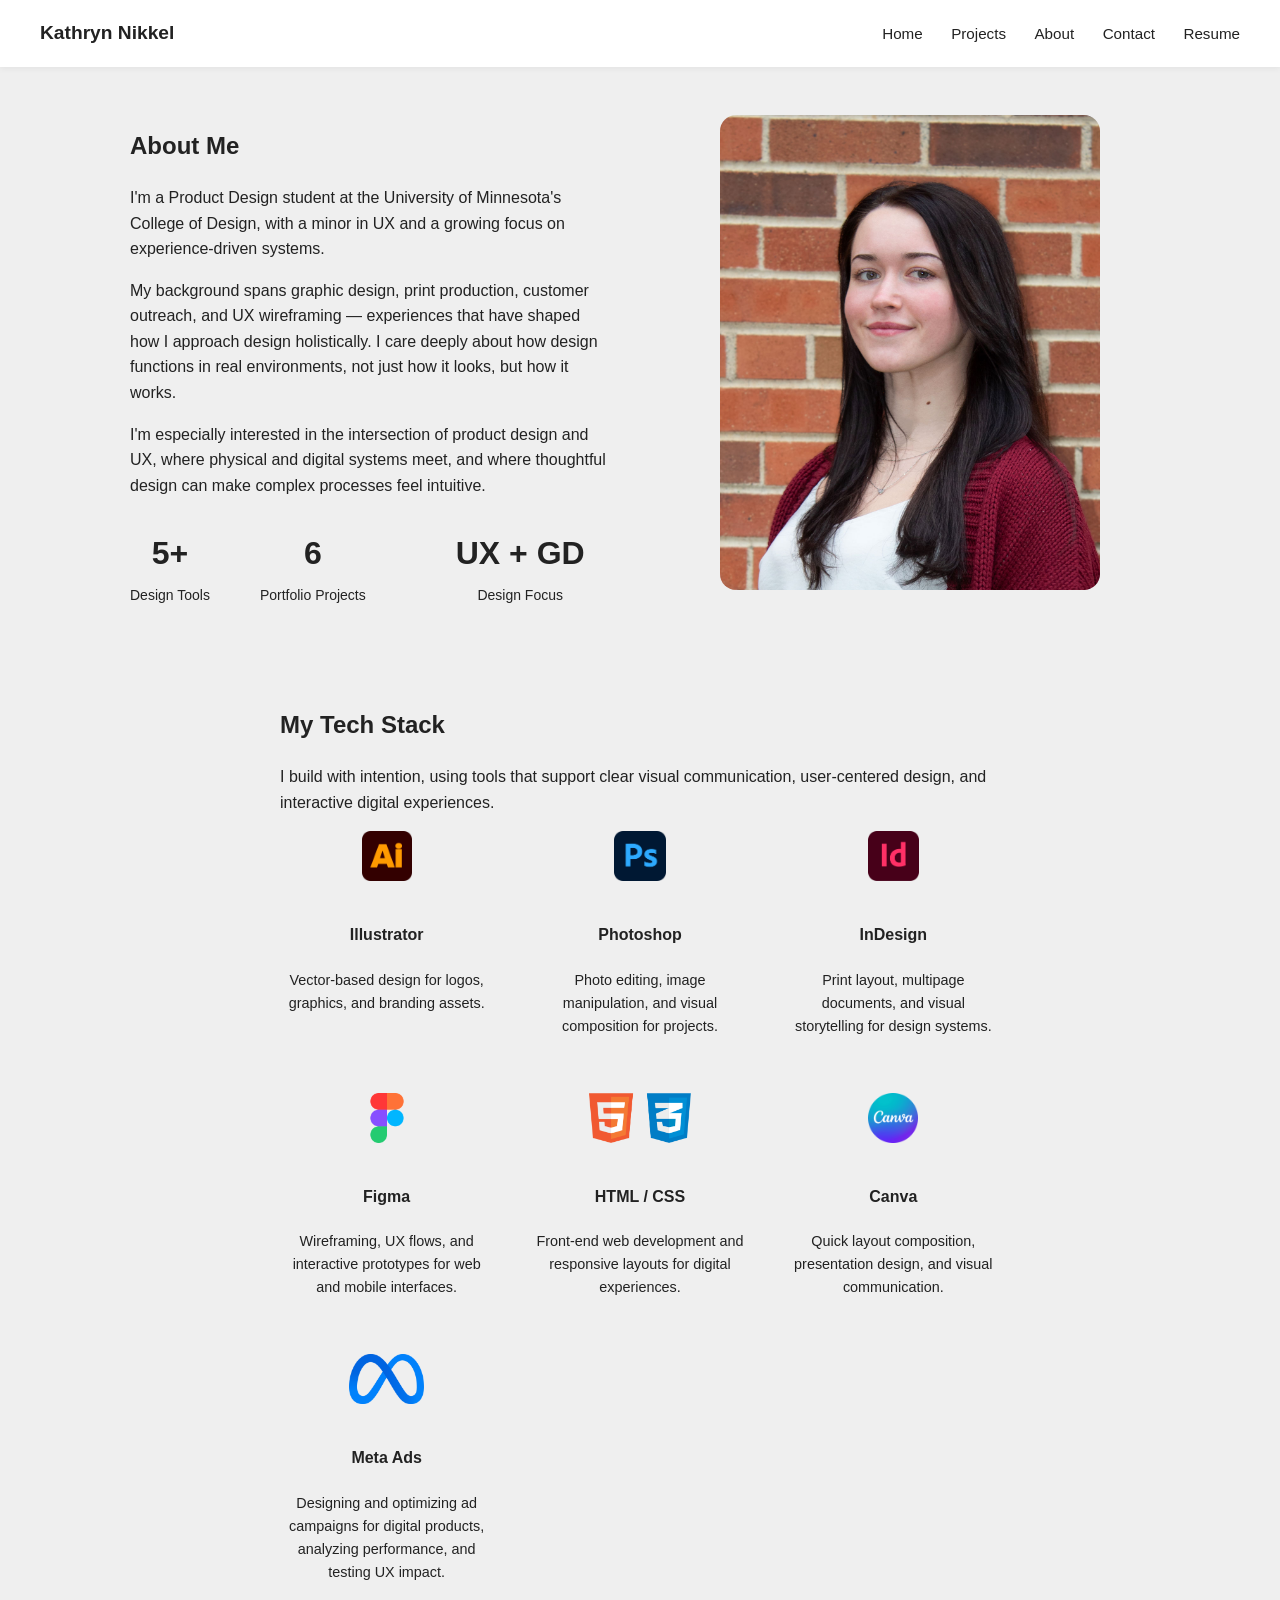
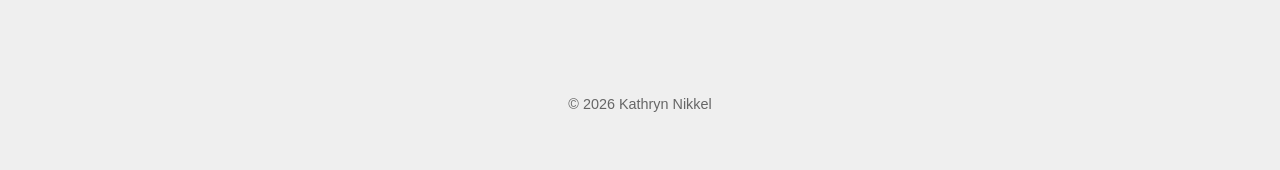
<file: about.html>
<!DOCTYPE html>
<html lang="en">
<head>
  <meta charset="UTF-8">
  <meta name="viewport" content="width=device-width, initial-scale=1.0">
  <title>About | Kathryn Nikkel</title>
  <link rel="stylesheet" href="style.css">
</head>
<body>

<header class="site-header">
  <a class="logo" href="index.html">Kathryn Nikkel</a>
  <nav>
    <a href="index.html">Home</a>
    <a href="projects.html">Projects</a>
    <a href="about.html">About</a>
    <a href="contact.html">Contact</a>
    <a href="resume.html">Resume</a>
  </nav>
</header>

<section class="text-section" style="display:flex; gap:60px; align-items:center; flex-wrap:wrap; max-width:1100px; margin:auto;">
  
  <div style="flex:1; min-width:300px;">
    <h1>About Me</h1>
    <p>
      I'm a Product Design student at the University of Minnesota's College of Design, with a minor in UX and a growing focus on experience-driven systems.
    </p>
    <p>
      My background spans graphic design, print production, customer outreach, and UX wireframing — experiences that have shaped how I approach design holistically. I care deeply about how design functions in real environments, not just how it looks, but how it works.
    </p>
    <p>
      I'm especially interested in the intersection of product design and UX, where physical and digital systems meet, and where thoughtful design can make complex processes feel intuitive.
    </p>
    
    <div style="display:flex; gap:50px; flex-wrap:wrap; margin-top:30px;">
      
      <div style="display:flex; flex-direction:column; align-items:center;">
        <h2 style="margin:0; font-size:32px; color:#222;">5+</h2>
        <p style="margin:4px 0 0; font-size:14px; color:#222;">Design Tools</p>
      </div>
      
      <div style="display:flex; flex-direction:column; align-items:center;">
        <h2 style="margin:0; font-size:32px; color:#222;">6</h2>
        <p style="margin:4px 0 0; font-size:14px; color:#222;">Portfolio Projects</p>
      </div>
      
      <div style="display:flex; flex-direction:column; align-items:center;">
        <h2 style="margin:0; margin-left:40px; font-size:32px; color:#222;">UX + GD</h2>
        <p style="margin:4px 0 0; margin-left:40px; font-size:14px; color:#222;">Design Focus</p>
      </div>

    </div>
    
  </div>
  
  <div style="flex:1; min-width:280px; text-align:center;">
    <img src="Portrait-12.jpg" alt="Kathryn Nikkel Portrait" style="width:100%; max-width:380px; border-radius:16px;">
  </div>
  
</section>

<section class="text-section">
  <h2>My Tech Stack</h2>
  <p>
    I build with intention, using tools that support clear visual communication, user-centered design, and interactive digital experiences.
  </p>

  <div class="tech-grid" style="display:grid; grid-template-columns:repeat(auto-fit, minmax(200px, 1fr)); gap:40px; justify-items:center;">

    <div class="tech-item" style="text-align:center;">
      <img src="images/Adobe_Illustrator_CC_icon.svg.png" alt="Adobe Illustrator Logo" style="height:50px; width:auto; margin-bottom:12px;">
      <h4>Illustrator</h4>
      <p style="font-size:0.9rem;">Vector-based design for logos, graphics, and branding assets.</p>
    </div>

    <div class="tech-item" style="text-align:center;">
      <img src="images/Adobe_Photoshop_CC_icon.svg.png" alt="Adobe Photoshop Suite Logo" style="height:50px; width:auto; margin-bottom:12px;">
      <h4>Photoshop</h4>
      <p style="font-size:0.9rem;">Photo editing, image manipulation, and visual composition for projects.</p>
    </div>

    <div class="tech-item" style="text-align:center;">
      <img src="images/Adobe_InDesign_CC_icon.svg.png" alt="Adobe InDesign Suite Logo" style="height:50px; width:auto; margin-bottom:12px;">
      <h4>InDesign</h4>
      <p style="font-size:0.9rem;">Print layout, multipage documents, and visual storytelling for design systems.</p>
    </div>

    <div class="tech-item" style="text-align:center;">
      <img src="images/figma-color.png" alt="Figma Logo" style="height:50px; width:auto; margin-bottom:12px;">
      <h4>Figma</h4>
      <p style="font-size:0.9rem;">Wireframing, UX flows, and interactive prototypes for web and mobile interfaces.</p>
    </div>

    <div class="tech-item" style="text-align:center;">
      <img src="images/html5-logo-devextreme-multi-purpose-controls-html-javascript-3.png" alt="HTML / CSS Logo" style="height:50px; width:auto; margin-bottom:12px;">
      <h4>HTML / CSS</h4>
      <p style="font-size:0.9rem;">Front-end web development and responsive layouts for digital experiences.</p>
    </div>

    <div class="tech-item" style="text-align:center;">
      <img src="images/Canva-logo-PNG-large-size.png" alt="Canva Logo" style="height:50px; width:auto; margin-bottom:12px;">
      <h4>Canva</h4>
      <p style="font-size:0.9rem;">Quick layout composition, presentation design, and visual communication.</p>
    </div>

    <div class="tech-item" style="text-align:center;">
      <img src="images/meta_PNG5.png" alt="Meta Ads" style="height:50px; width:auto; margin-bottom:12px;">
      <h4>Meta Ads</h4>
      <p style="font-size:0.9rem;">Designing and optimizing ad campaigns for digital products, analyzing performance, and testing UX impact.</p>
    </div>

  </div>
</section>

<footer>
  <p>© 2026 Kathryn Nikkel</p>
</footer>

</body>
</html>
</file>
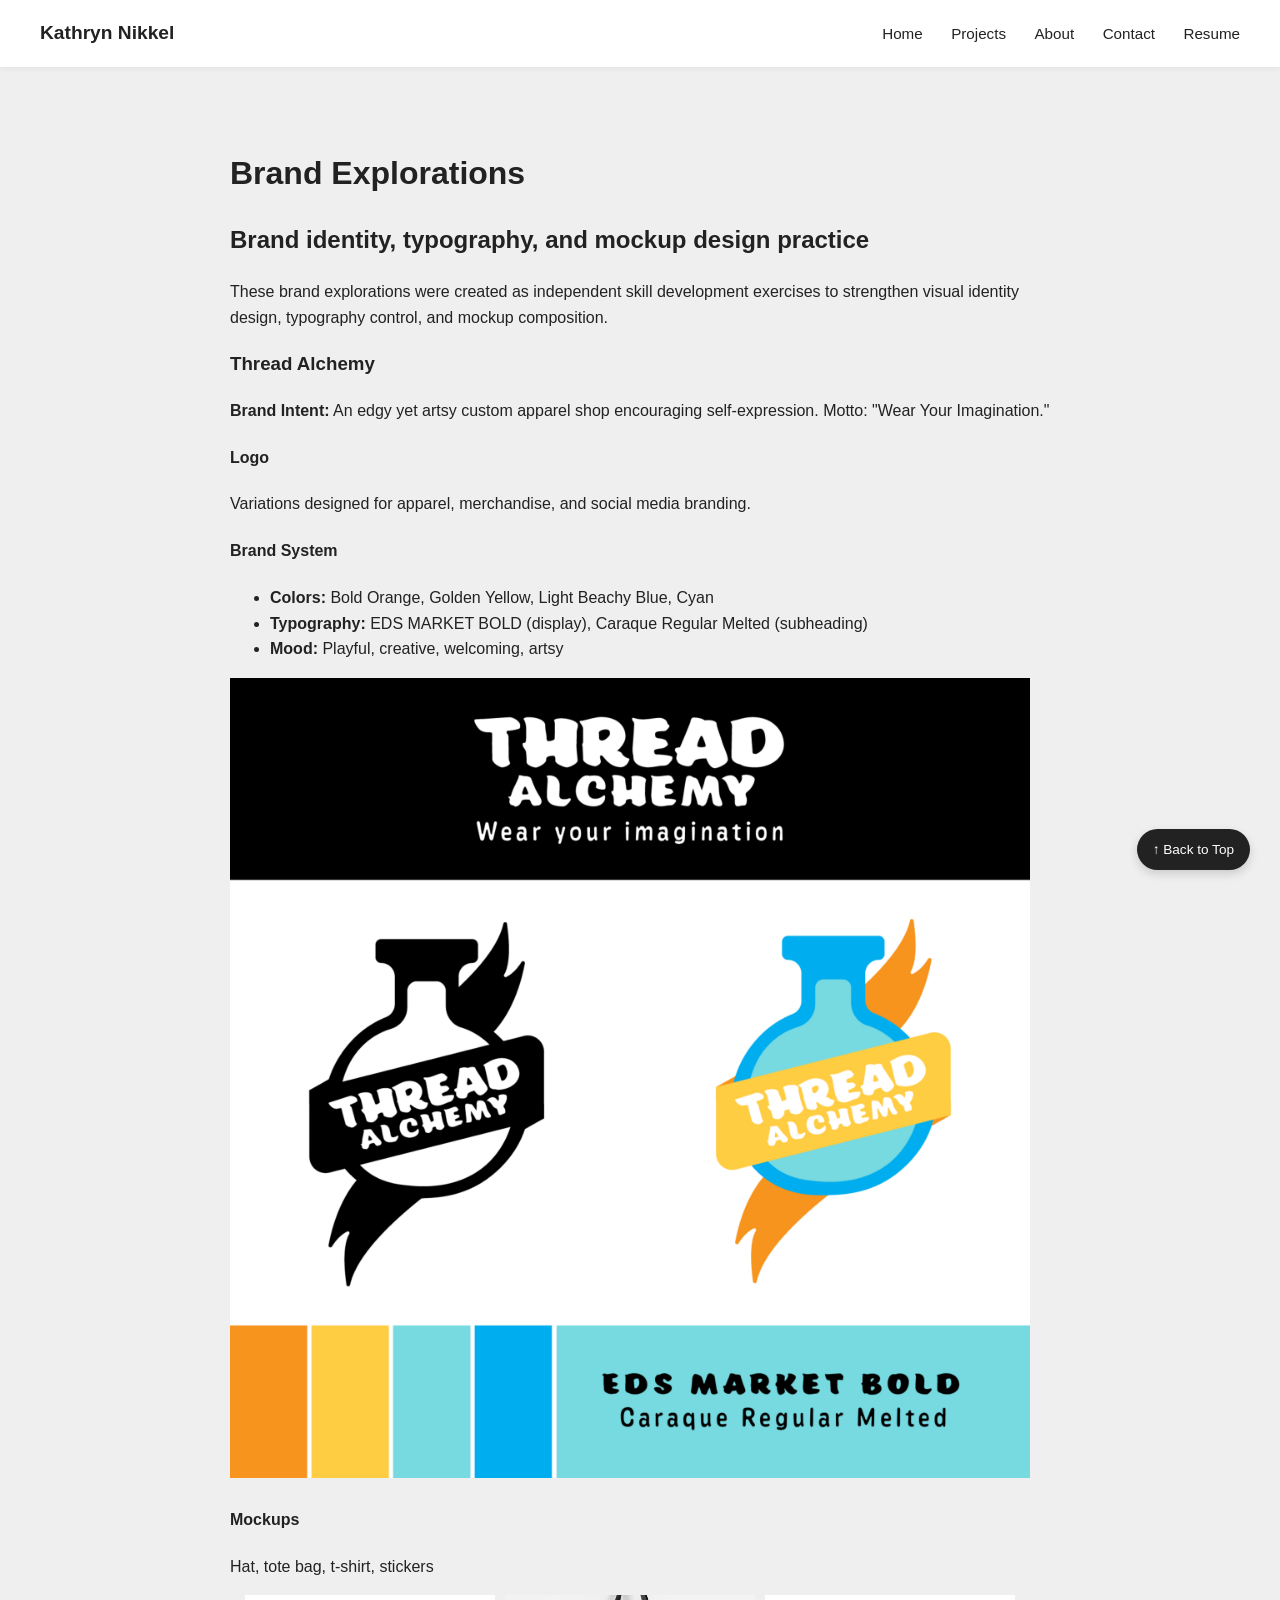
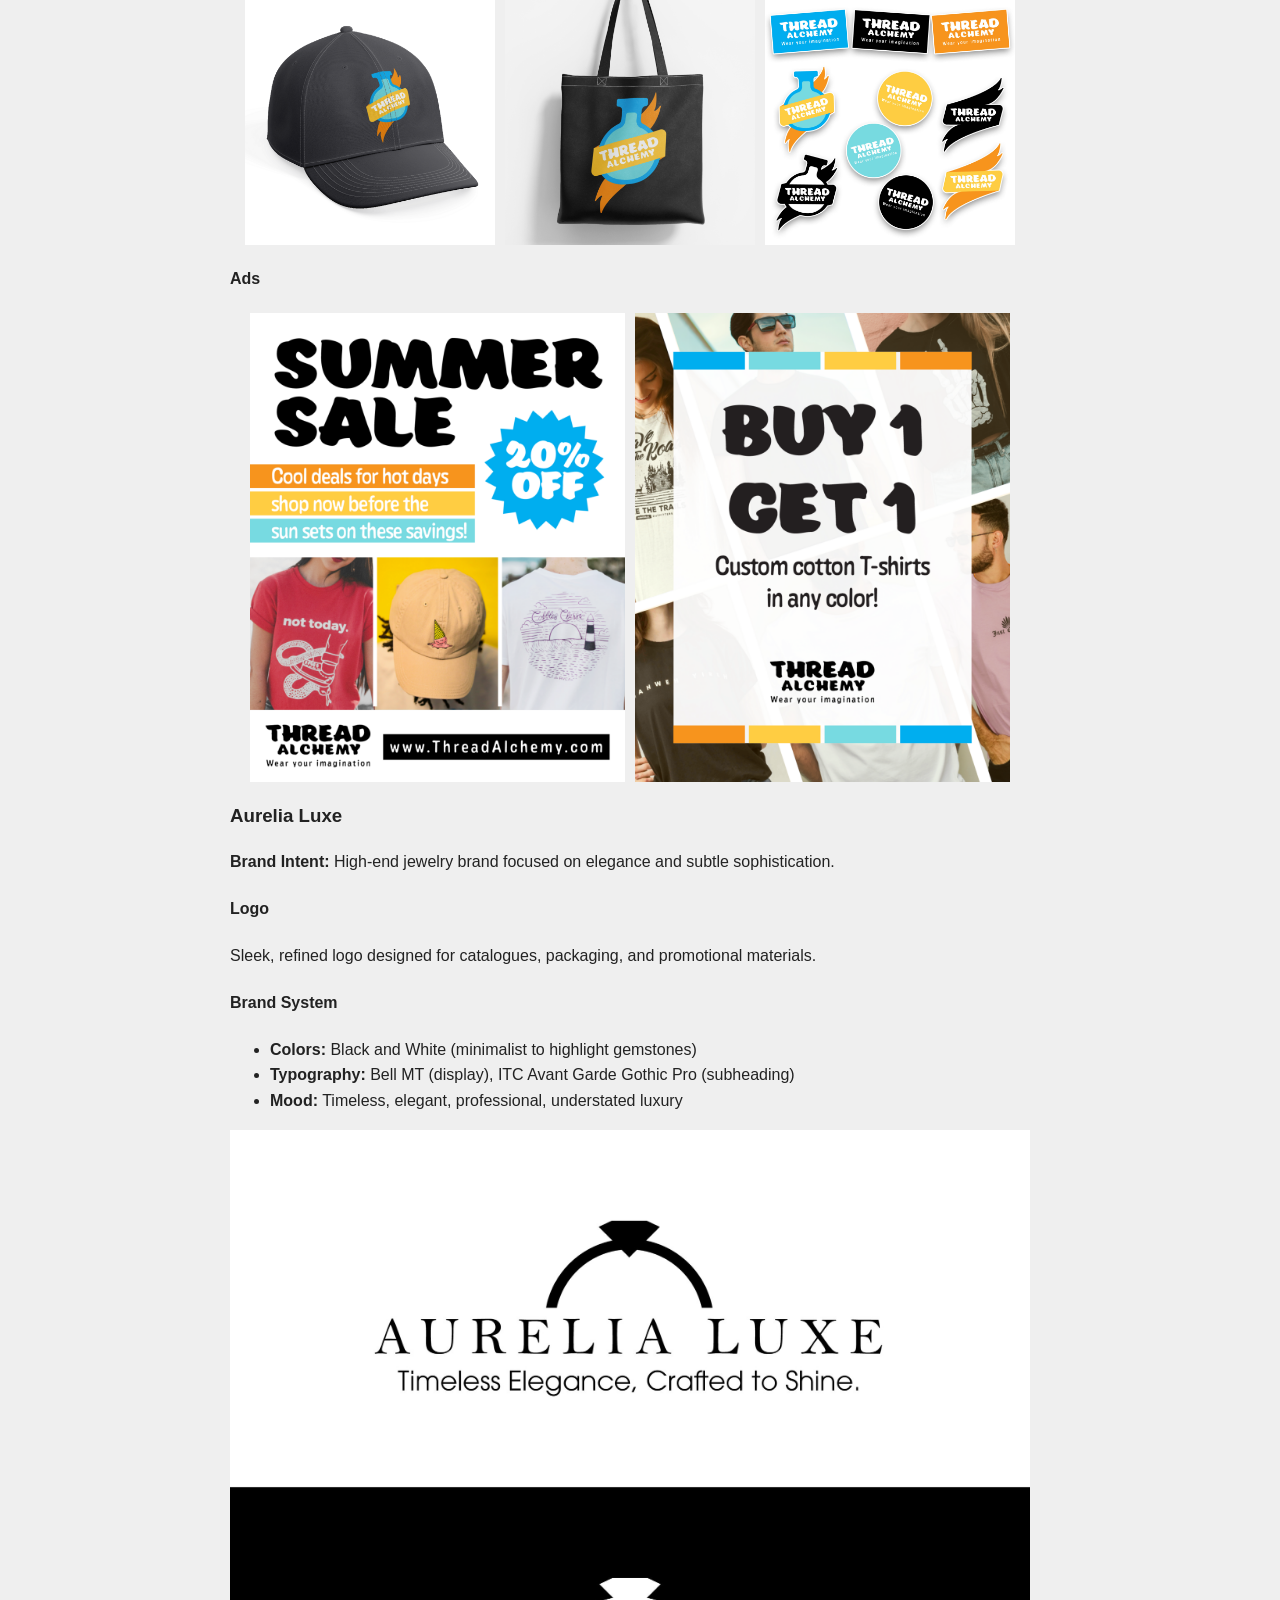
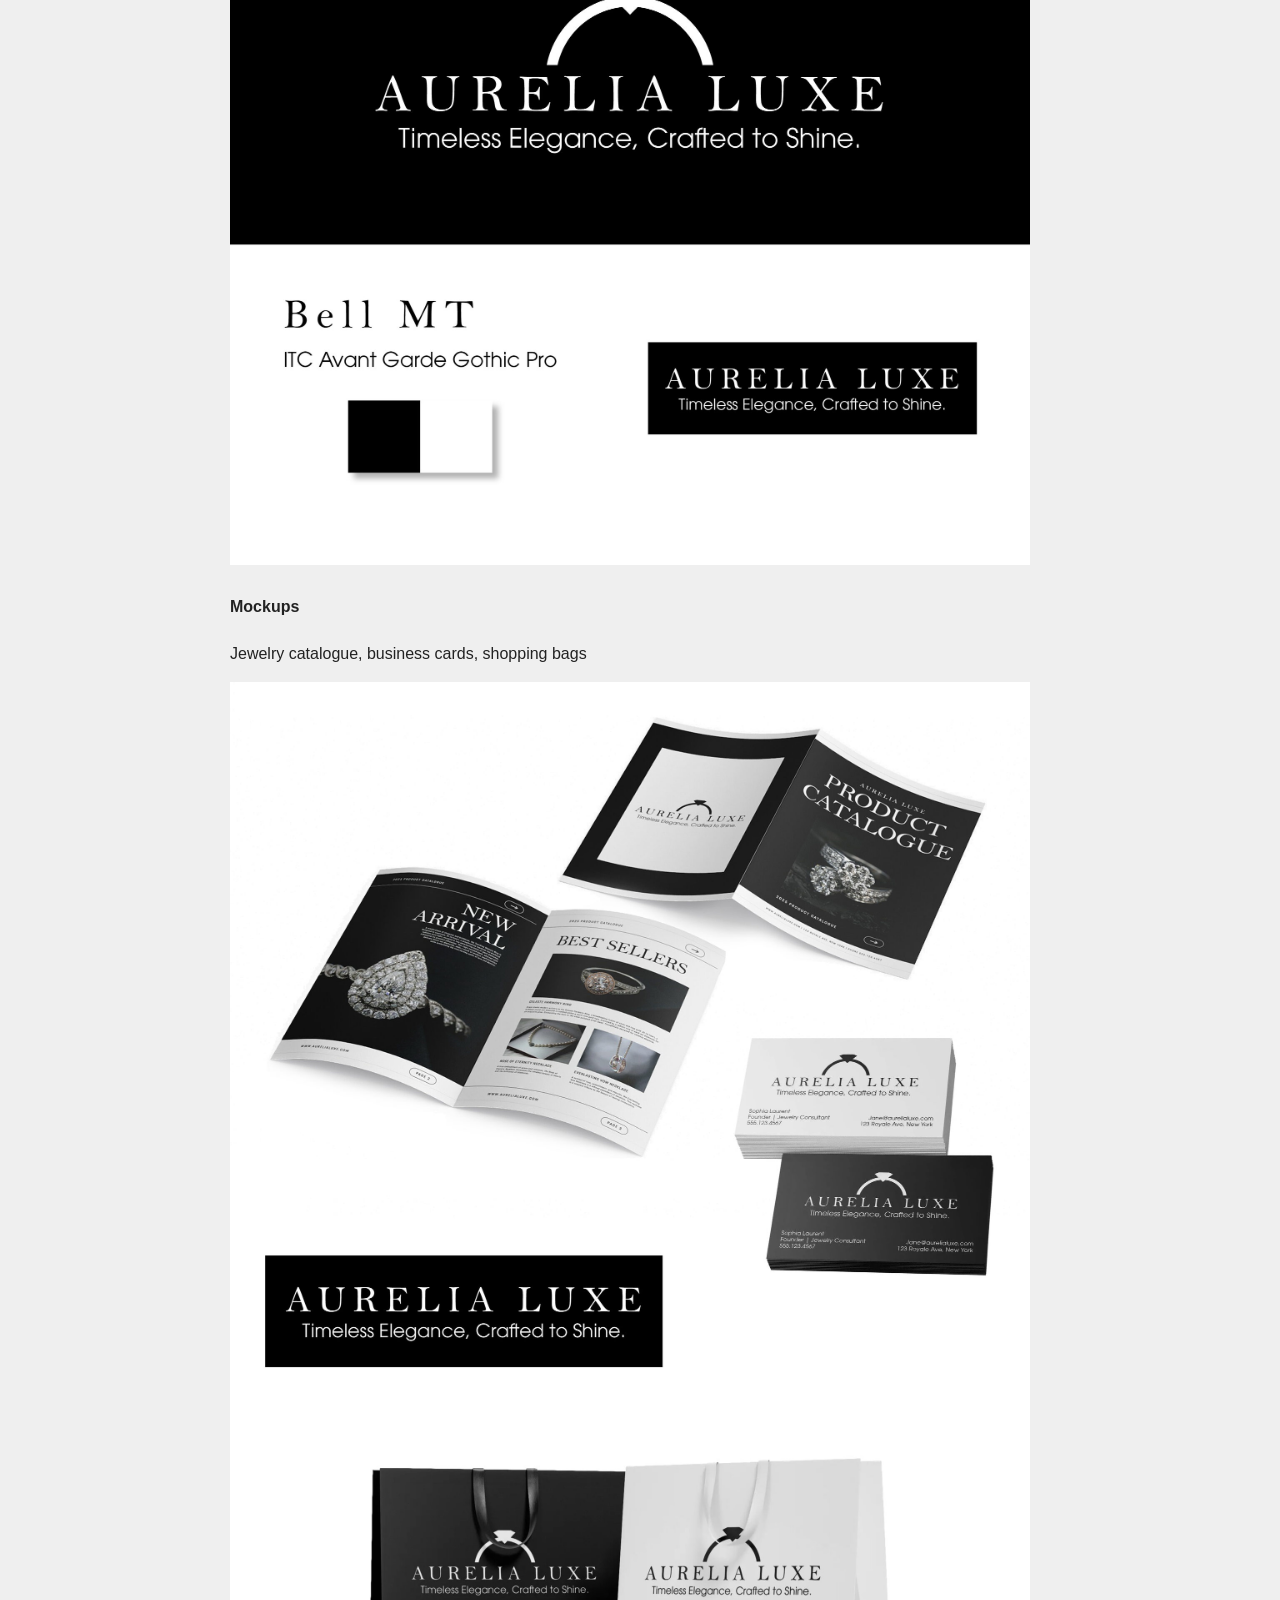
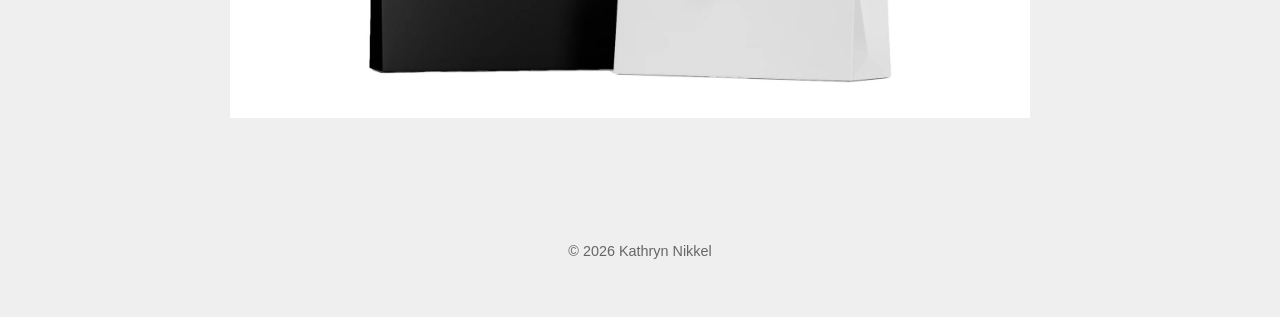
<file: brands.html>
<!DOCTYPE html>
<html lang="en">
<head>
    <meta charset="UTF-8">
    <meta name="viewport" content="width=device-width, initial-scale=1.0">
    <title>Brands</title>
    <link rel="stylesheet" href="style.css">
</head>
<body id="top">
    <header class="site-header">
        <a href="index.html" class="logo">Kathryn Nikkel</a>
        <nav>
            <a href="index.html">Home</a>
            <a href="projects.html">Projects</a>
            <a href="about.html">About</a>
            <a href="contact.html">Contact</a>
            <a href="resume.html">Resume</a>
        </nav>
    </header>

    <main class="project-page">
        <h1>Brand Explorations</h1>
        <h2>Brand identity, typography, and mockup design practice</h2>
        <p>These brand explorations were created as independent skill development exercises to strengthen visual identity design, typography control, and mockup composition.</p>
        
        <section>
            <h3>Thread Alchemy</h3>
            <p><strong>Brand Intent:</strong> An edgy yet artsy custom apparel shop encouraging self-expression. Motto: "Wear Your Imagination."</p>

            <h4>Logo</h4>
            <p>Variations designed for apparel, merchandise, and social media branding.</p>

            <h4>Brand System</h4>
            <ul>
                <li><strong>Colors:</strong> Bold Orange, Golden Yellow, Light Beachy Blue, Cyan</li>
                <li><strong>Typography:</strong> EDS MARKET BOLD (display), Caraque Regular Melted (subheading)</li>
                <li><strong>Mood:</strong> Playful, creative, welcoming, artsy</li>
            </ul>

            <img src="images/brand-explorations/thread-brand-summary-2.png" class="solo-image">

            <h4>Mockups</h4>
            <p>Hat, tote bag, t-shirt, stickers</p>
            <section class="ff-grid">
                <img src="images/brand-explorations/thread-cap-mockup.png">
                <img src="images/brand-explorations/thread-tote-bag-mockup.png">
                <img src="images/brand-explorations/thread-stickers-shadow-jpeg.jpg">
            </section>

            <h4>Ads</h4>
            <section class="fg-grid">
                <img src="images/brand-explorations/thread-insta-ad-1.png">
                <img src="images/brand-explorations/thread-insta-ad-2.png">
            </section>
        </section>

        <section>
            <h3>Aurelia Luxe</h3>
            <p><strong>Brand Intent:</strong> High-end jewelry brand focused on elegance and subtle sophistication.</p>

            <h4>Logo</h4>
            <p>Sleek, refined logo designed for catalogues, packaging, and promotional materials.</p>

            <h4>Brand System</h4>
            <ul>
                <li><strong>Colors:</strong> Black and White (minimalist to highlight gemstones)</li>
                <li><strong>Typography:</strong> Bell MT (display), ITC Avant Garde Gothic Pro (subheading)</li>
                <li><strong>Mood:</strong> Timeless, elegant, professional, understated luxury</li>
            </ul>

            <img src="images/brand-explorations/aurelia-brand-summary-1.jpg" class="solo-image">

            <h4>Mockups</h4>
            <p>Jewelry catalogue, business cards, shopping bags</p>
            <img src="images/brand-explorations/aurelia-brand-summary-2.jpg" class="solo-image">
        </section>
    </main>

    <a href="#top" class="back-to-top">↑ Back to Top</a>

    <footer>
        <p>© 2026 Kathryn Nikkel</p>
    </footer>
</body>

</html>
</file>
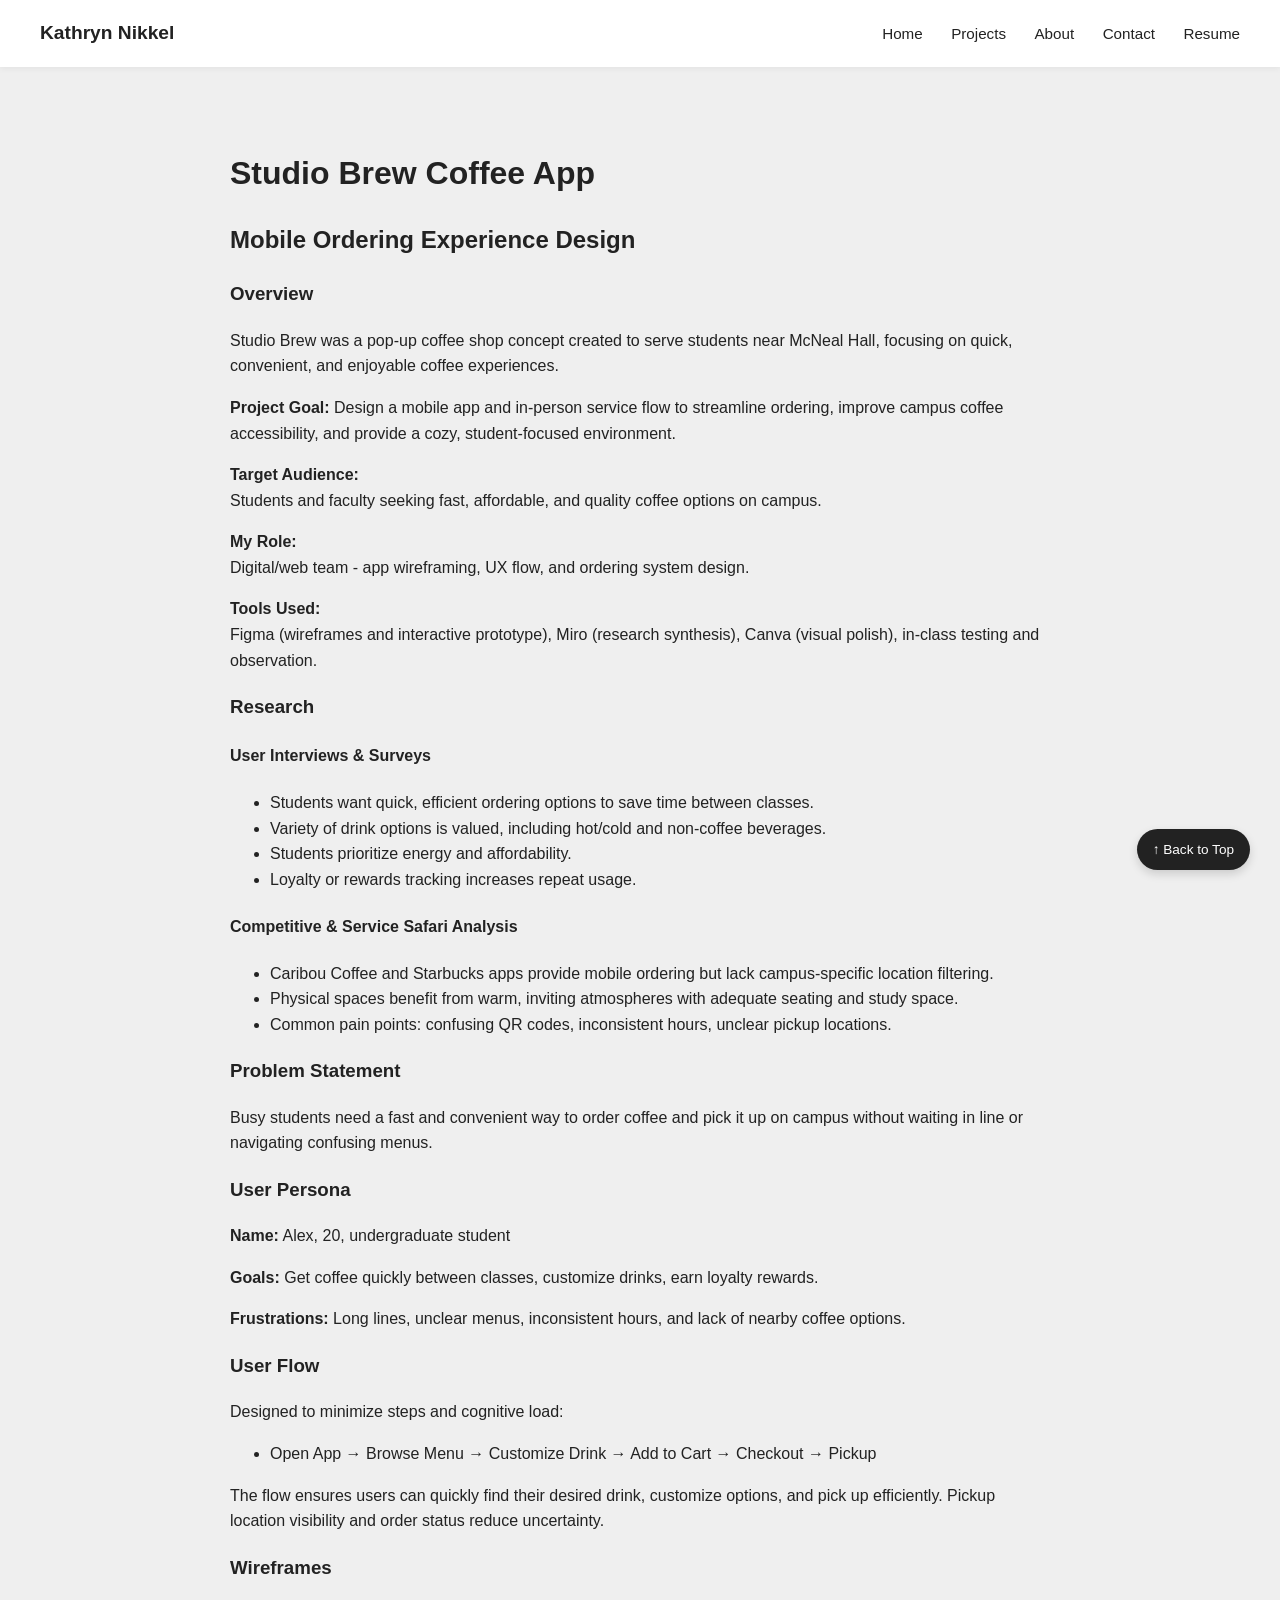
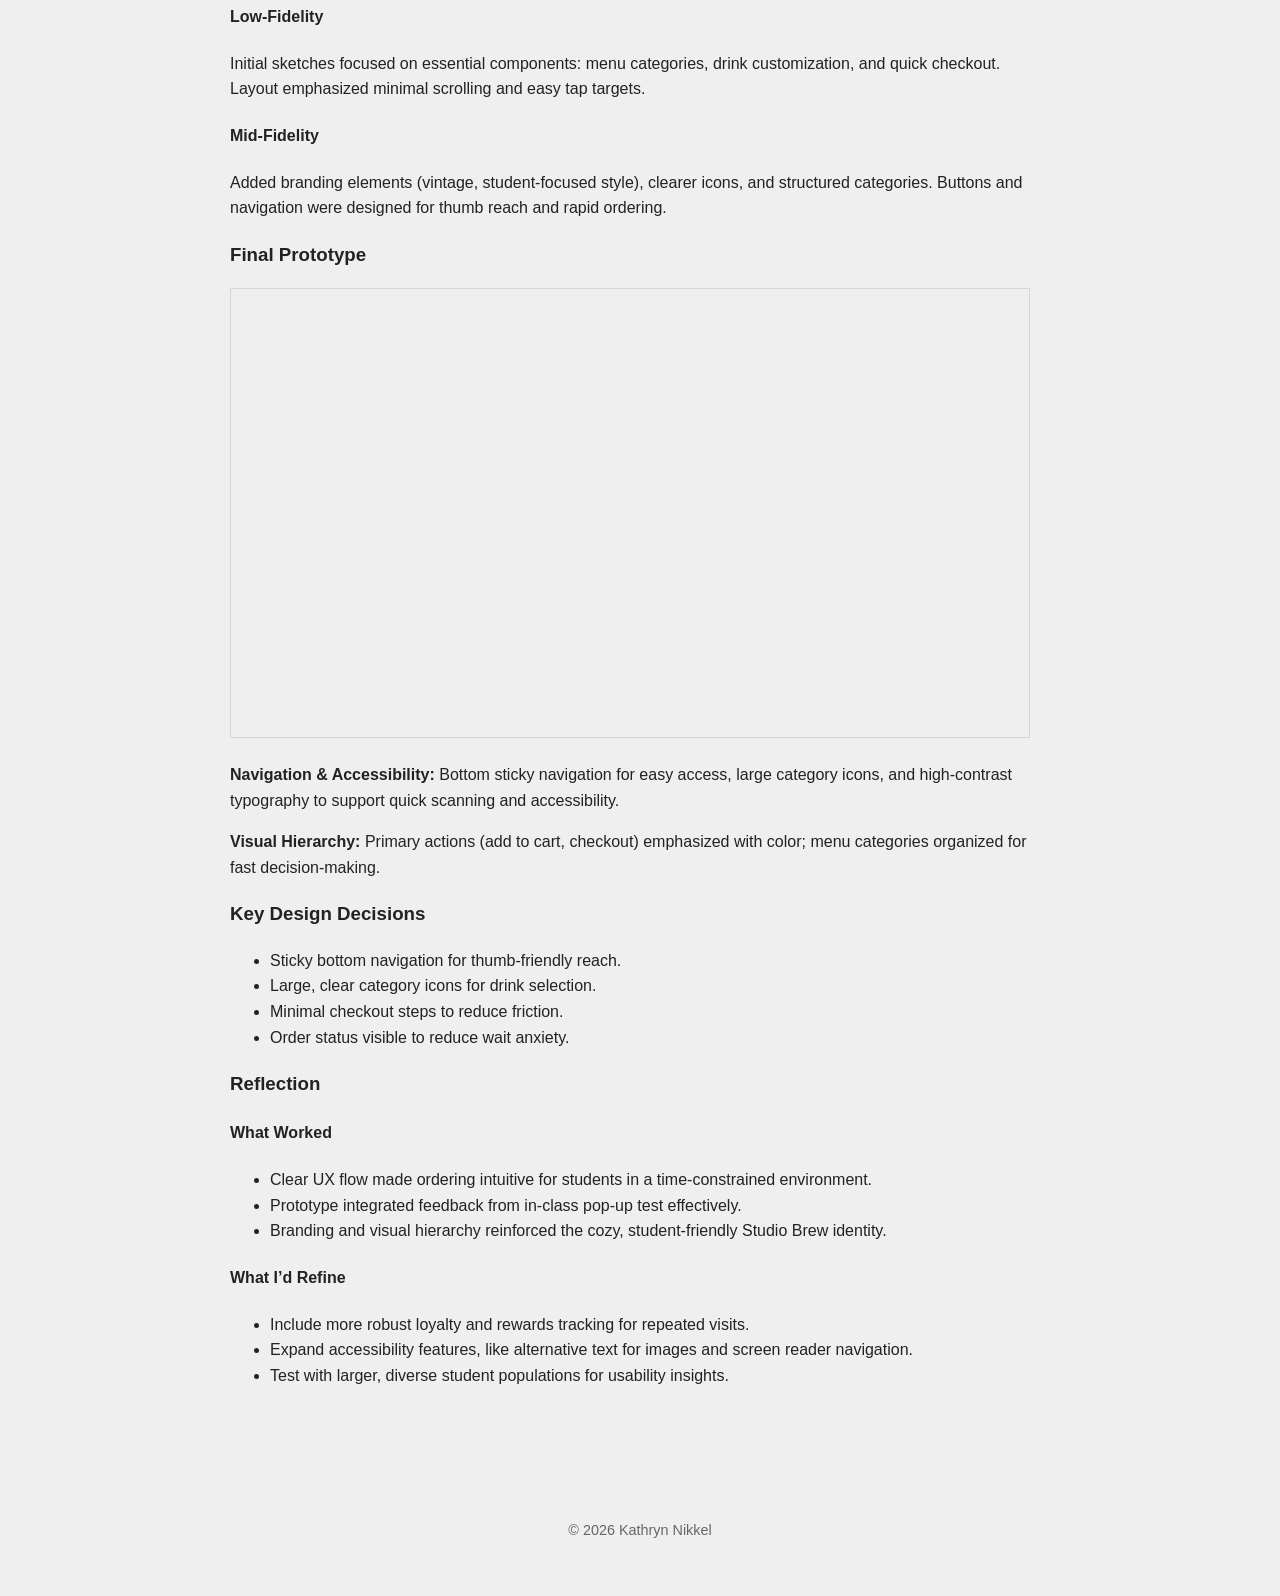
<file: coffee-shop.html>
<!DOCTYPE html>
<html lang="en">
<head>
    <meta charset="UTF-8">
    <meta name="viewport" content="width=device-width, initial-scale=1.0">
    <title>Coffee Shop</title>
    <link rel="stylesheet" href="style.css">
</head>
<body id="top">
    <header class="site-header">
        <a href="index.html" class="logo">Kathryn Nikkel</a>
        <nav>
            <a href="index.html">Home</a>
            <a href="projects.html">Projects</a>
            <a href="about.html">About</a>
            <a href="contact.html">Contact</a>
            <a href="resume.html">Resume</a>
        </nav>
    </header>

    <main class="project-page">
        <h1>Studio Brew Coffee App</h1>
        <h2>Mobile Ordering Experience Design</h2>

        <section>
            <h3>Overview</h3>
            <p>
                Studio Brew was a pop-up coffee shop concept created to serve students near McNeal Hall, focusing on quick, convenient, and enjoyable coffee experiences. 
            </p>
            <p><strong>Project Goal:</strong> Design a mobile app and in-person service flow to streamline ordering, improve campus coffee accessibility, and provide a cozy, student-focused environment.</p>
            <p><strong>Target Audience:</strong><br>
            Students and faculty seeking fast, affordable, and quality coffee options on campus.</p>
            <p><strong>My Role:</strong><br>
            Digital/web team - app wireframing, UX flow, and ordering system design.</p>
            <p><strong>Tools Used:</strong><br>
            Figma (wireframes and interactive prototype), Miro (research synthesis), Canva (visual polish), in-class testing and observation.</p>
        </section>

        <section>
            <h3>Research</h3>
            <h4>User Interviews & Surveys</h4>
            <ul>
                <li>Students want quick, efficient ordering options to save time between classes.</li>
                <li>Variety of drink options is valued, including hot/cold and non-coffee beverages.</li>
                <li>Students prioritize energy and affordability.</li>
                <li>Loyalty or rewards tracking increases repeat usage.</li>
            </ul>

            <h4>Competitive & Service Safari Analysis</h4>
            <ul>
                <li>Caribou Coffee and Starbucks apps provide mobile ordering but lack campus-specific location filtering.</li>
                <li>Physical spaces benefit from warm, inviting atmospheres with adequate seating and study space.</li>
                <li>Common pain points: confusing QR codes, inconsistent hours, unclear pickup locations.</li>
            </ul>
        </section>

        <section>
            <h3>Problem Statement</h3>
            <p>
                Busy students need a fast and convenient way to order coffee and pick it up on campus without waiting in line or navigating confusing menus.
            </p>
        </section>

        <section>
            <h3>User Persona</h3>
            <p><strong>Name:</strong> Alex, 20, undergraduate student</p>
            <p><strong>Goals:</strong> Get coffee quickly between classes, customize drinks, earn loyalty rewards.</p>
            <p><strong>Frustrations:</strong> Long lines, unclear menus, inconsistent hours, and lack of nearby coffee options.</p>
        </section>

        <section>
            <h3>User Flow</h3>
            <p>Designed to minimize steps and cognitive load:</p>
            <ul>
                <li>Open App → Browse Menu → Customize Drink → Add to Cart → Checkout → Pickup</li>
            </ul>
            <p>
                The flow ensures users can quickly find their desired drink, customize options, and pick up efficiently. Pickup location visibility and order status reduce uncertainty.
            </p>
        </section>

        <section>
            <h3>Wireframes</h3>
            <h4>Low-Fidelity</h4>
            <p>
                Initial sketches focused on essential components: menu categories, drink customization, and quick checkout. Layout emphasized minimal scrolling and easy tap targets.
            </p>
            <h4>Mid-Fidelity</h4>
            <p>
                Added branding elements (vintage, student-focused style), clearer icons, and structured categories. Buttons and navigation were designed for thumb reach and rapid ordering.
            </p>
        </section>

        <section>
            <h3>Final Prototype</h3>
            <iframe style="border: 1px solid rgba(0, 0, 0, 0.1);" width="800" height="450" src="https://embed.figma.com/proto/aigjjwwjWYIkEwchP0wKG5/App?node-id=8-7&p=f&scaling=scale-down&content-scaling=fixed&page-id=0%3A1&starting-point-node-id=8%3A15&show-proto-sidebar=1&embed-host=share" allowfullscreen></iframe>
            <p>
                <strong>Navigation & Accessibility:</strong> Bottom sticky navigation for easy access, large category icons, and high-contrast typography to support quick scanning and accessibility. 
            </p>
            <p>
                <strong>Visual Hierarchy:</strong> Primary actions (add to cart, checkout) emphasized with color; menu categories organized for fast decision-making.
            </p>
        </section>

        <section>
            <h3>Key Design Decisions</h3>
            <ul>
                <li>Sticky bottom navigation for thumb-friendly reach.</li>
                <li>Large, clear category icons for drink selection.</li>
                <li>Minimal checkout steps to reduce friction.</li>
                <li>Order status visible to reduce wait anxiety.</li>
            </ul>
        </section>

        <section>
            <h3>Reflection</h3>
            <h4>What Worked</h4>
            <ul>
                <li>Clear UX flow made ordering intuitive for students in a time-constrained environment.</li>
                <li>Prototype integrated feedback from in-class pop-up test effectively.</li>
                <li>Branding and visual hierarchy reinforced the cozy, student-friendly Studio Brew identity.</li>
            </ul>

            <h4>What I’d Refine</h4>
            <ul>
                <li>Include more robust loyalty and rewards tracking for repeated visits.</li>
                <li>Expand accessibility features, like alternative text for images and screen reader navigation.</li>
                <li>Test with larger, diverse student populations for usability insights.</li>
            </ul>
        </section>
    </main>

    <a href="#top" class="back-to-top">↑ Back to Top</a>

    <footer>
        <p>© 2026 Kathryn Nikkel</p>
    </footer>
</body>
</html>
</file>
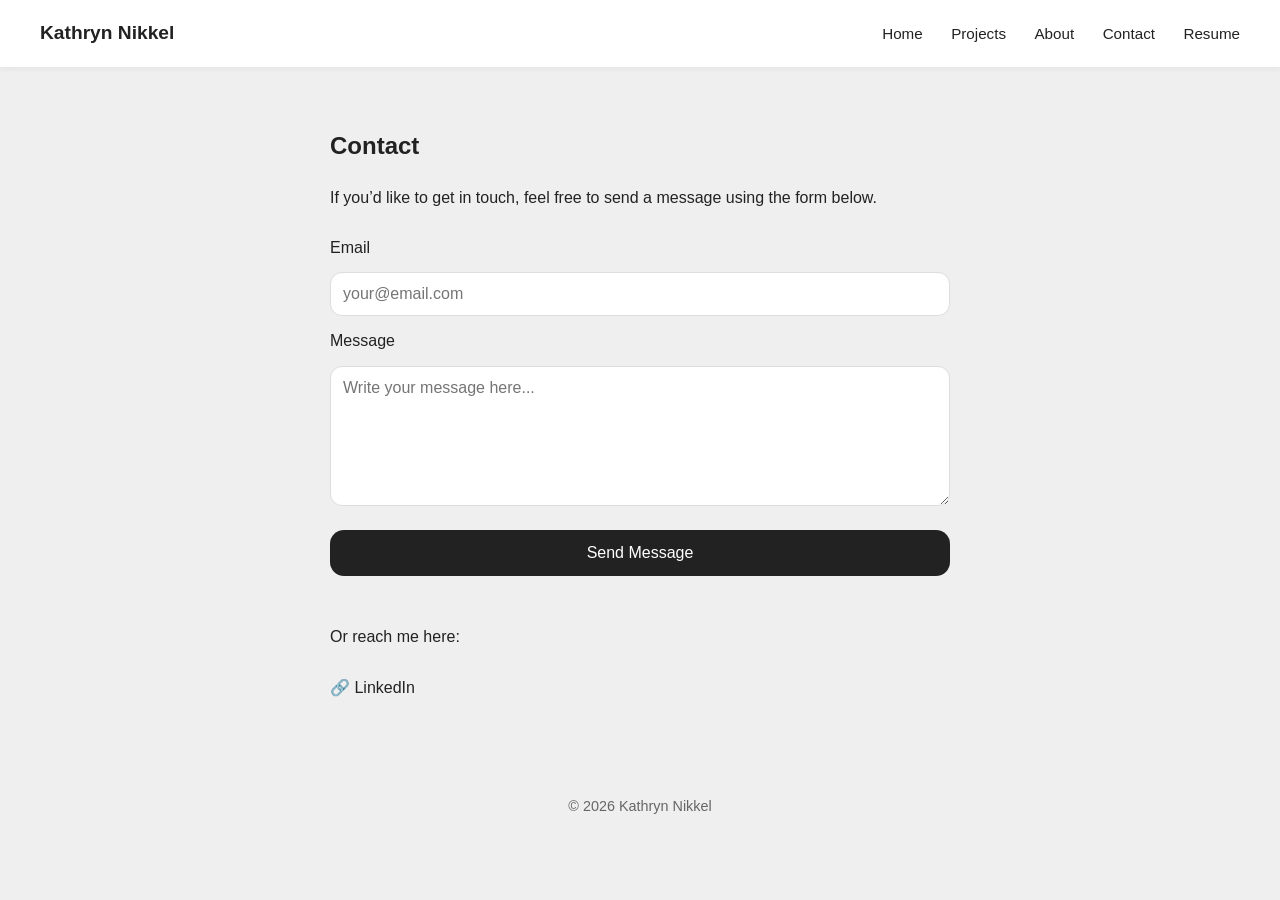
<file: contact.html>
<!DOCTYPE html>
<html lang="en">
<head>
    <meta charset="UTF-8">
    <meta name="viewport" content="width=device-width, initial-scale=1.0">
    <title>Kathryn Nikkel | Contact</title>
    <link rel="stylesheet" href="style.css">
</head>
<body>

    <header class="site-header">
    <a href="index.html" class="logo">Kathryn Nikkel</a>
    <nav>
        <a href="index.html">Home</a>
        <a href="projects.html">Projects</a>
        <a href="about.html">About</a>
        <a href="contact.html">Contact</a>
        <a href="resume.html">Resume</a>
    </nav>
    </header>

    <main>
    <section id="contact" class="text-section contact-section">
    <h2>Contact</h2>

    <p>If you’d like to get in touch, feel free to send a message using the form below.</p>

    <form action="https://formsubmit.co/f7d1cdc511b7a18dc4df8bcacafec38c" method="POST" class="contact-form">

    <input type="hidden" name="_next" 
    value="https://nikkekat.github.io/portfolio-site/thank-you.html">

    <input type="hidden" name="_captcha" value="false">

    <label>Email</label>
    <input type="email" name="email" required placeholder="your@email.com">

    <label>Message</label>
    <textarea name="message" required placeholder="Write your message here..."></textarea>

    <button type="submit">Send Message</button>

    </form>

    <div class="contact-fallback">
        <p>Or reach me here:</p>
        <a href="https://www.linkedin.com/in/kathryn-nikkel/" target="_blank">🔗 LinkedIn</a>
    </div>
    </section>
    </main>

    <footer>
        <p>© 2026 Kathryn Nikkel</p>
    </footer>
    
</body>

</html>
</file>
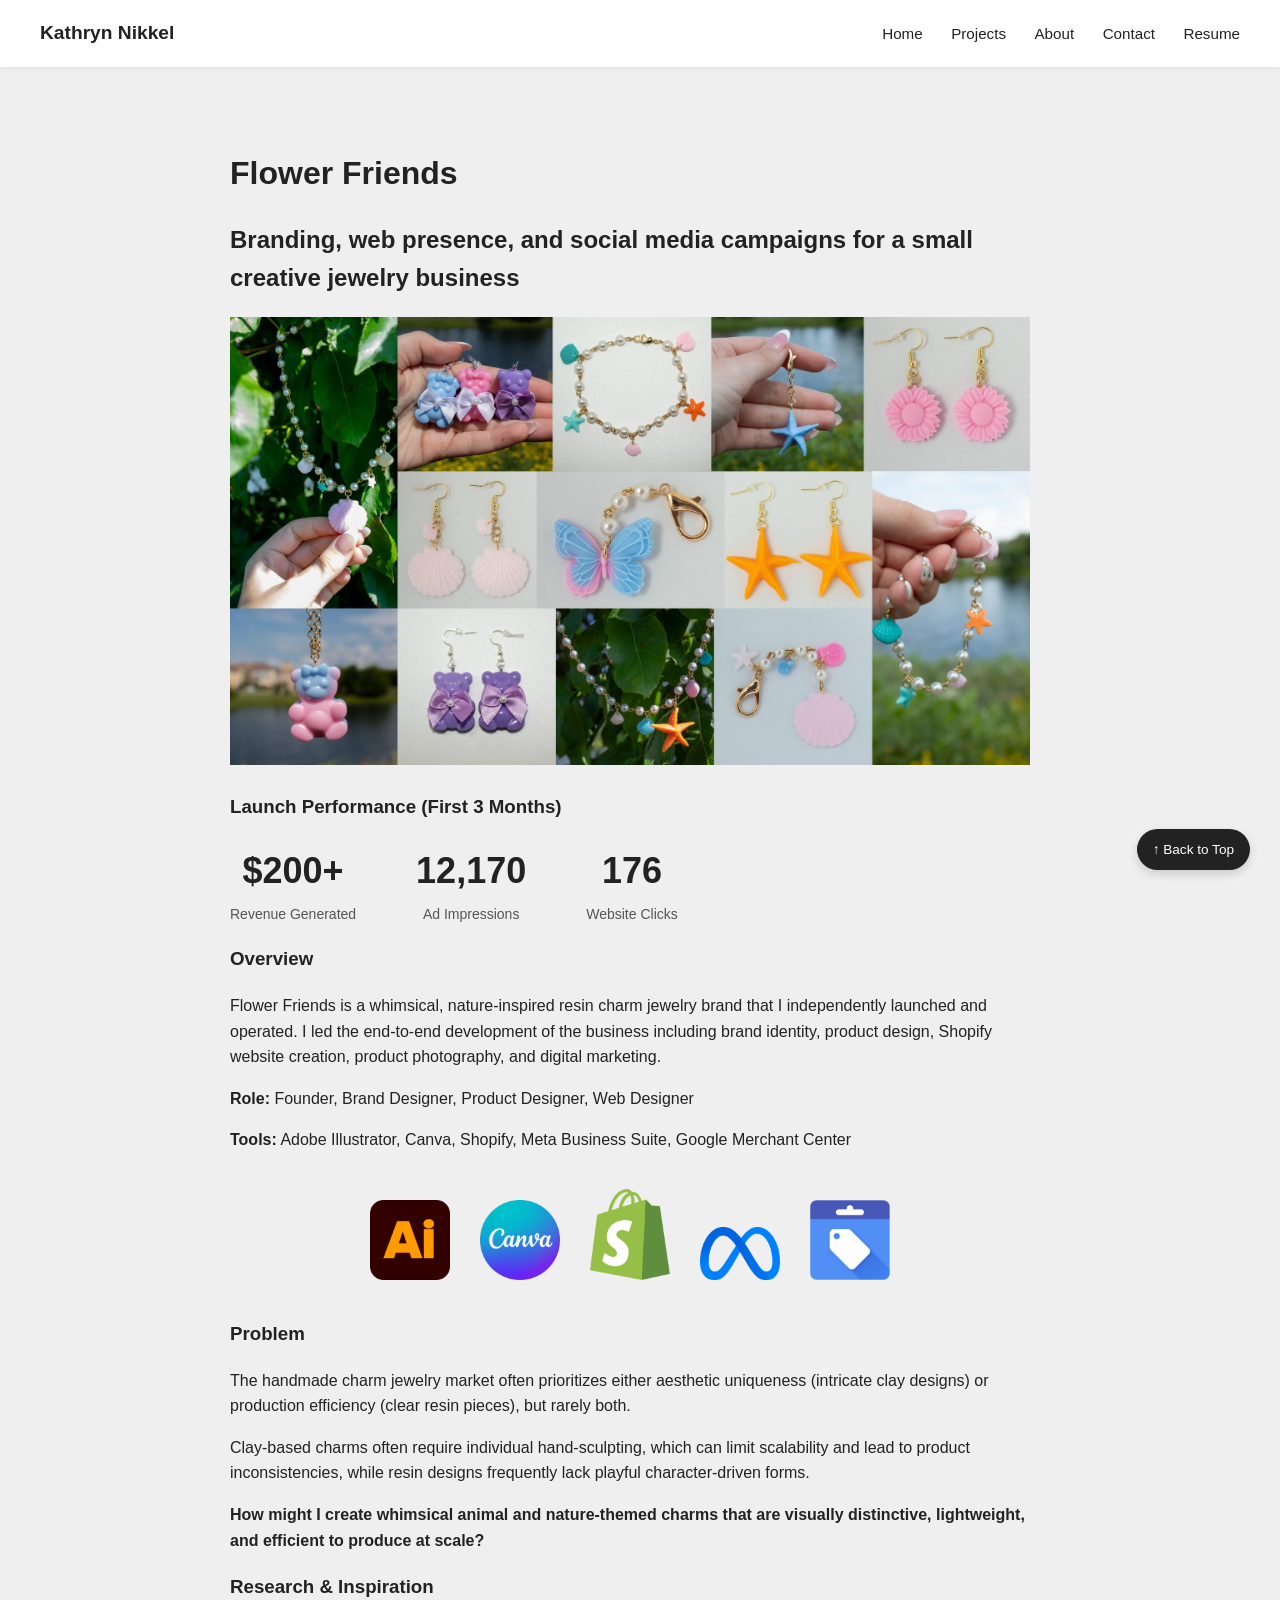
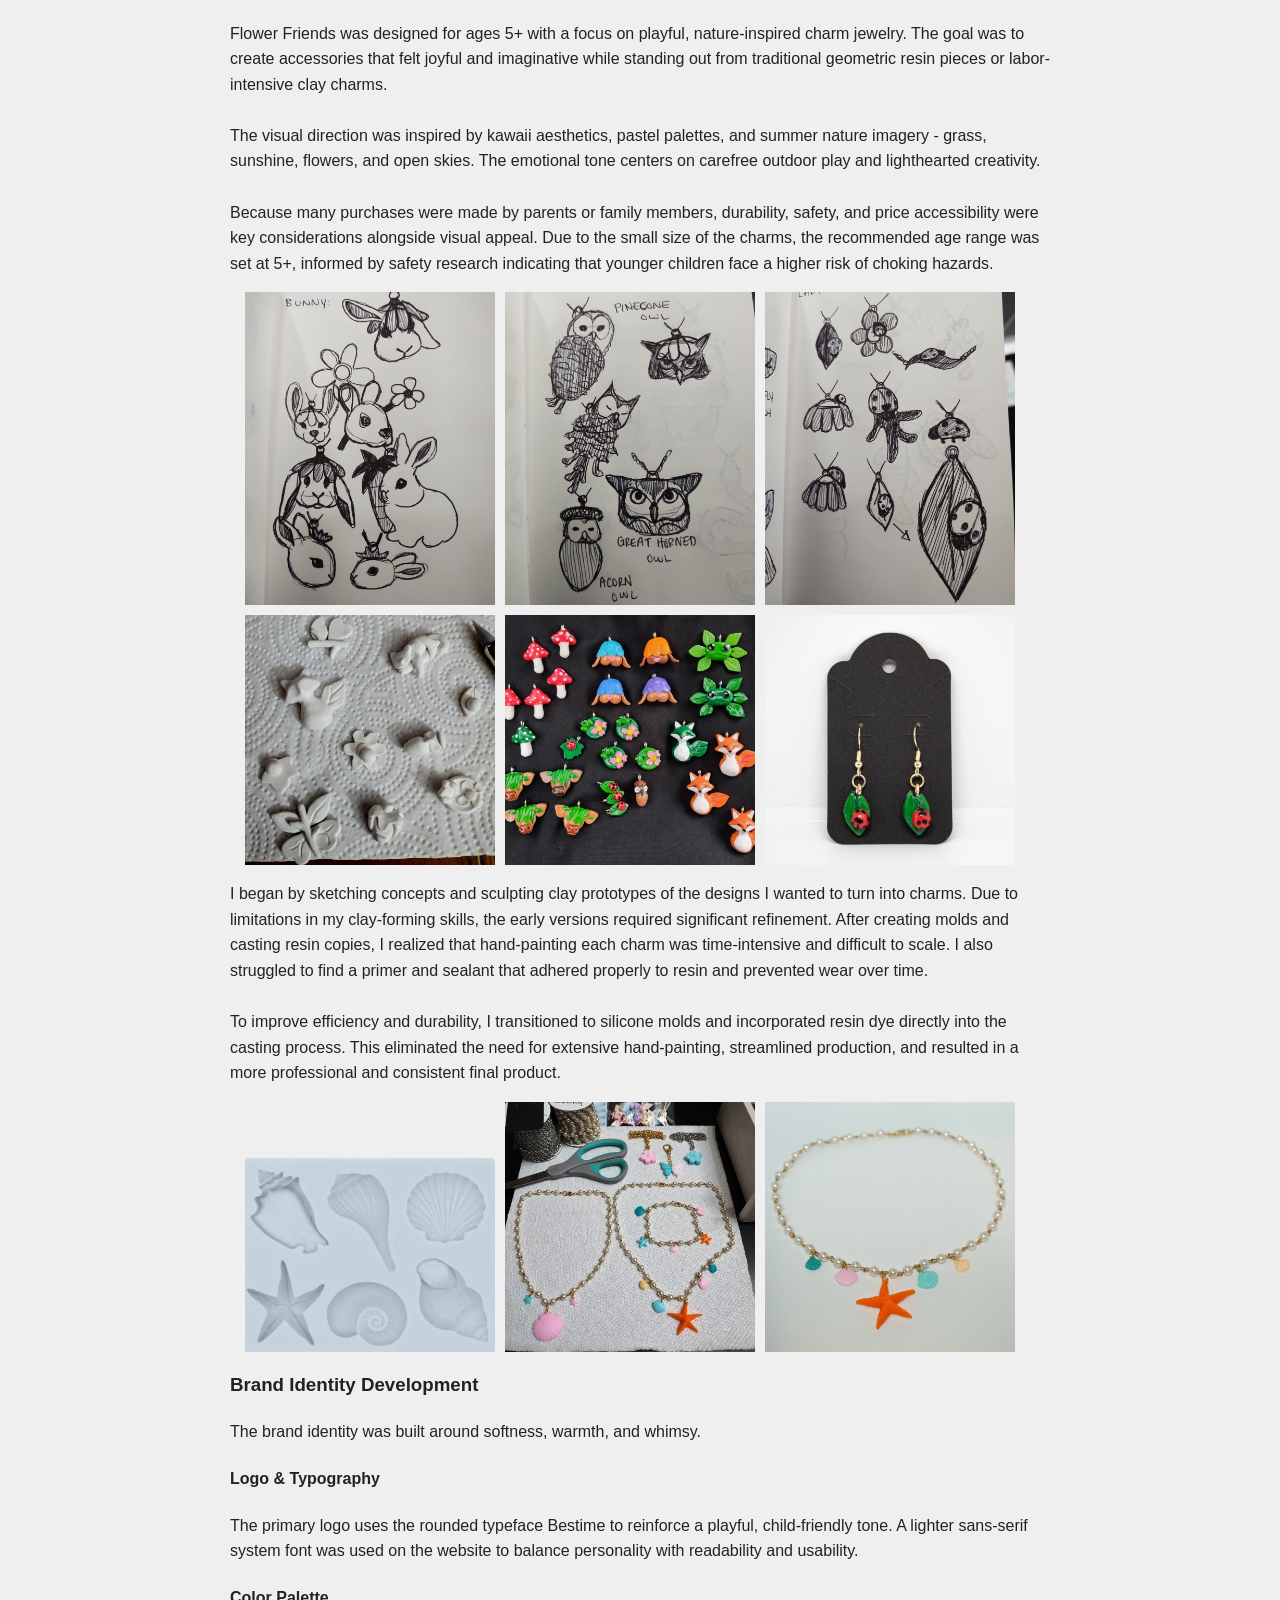
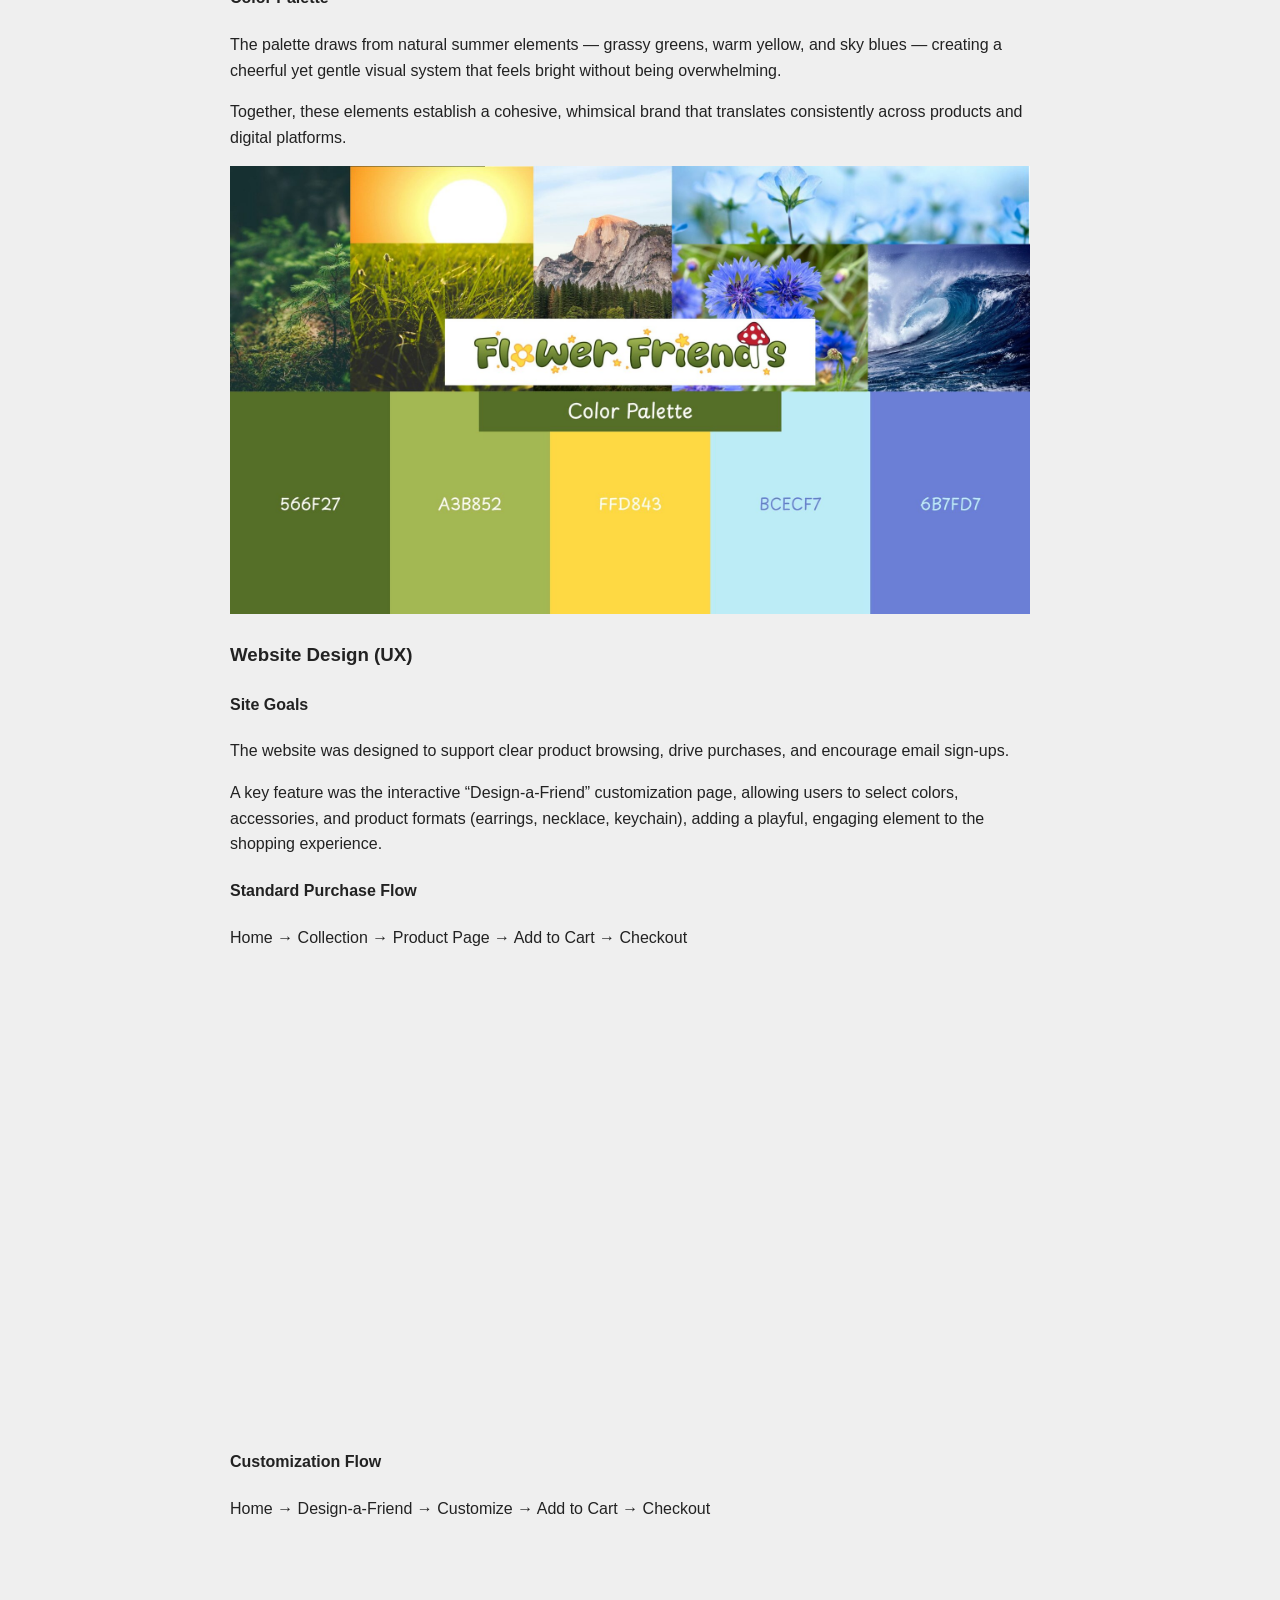
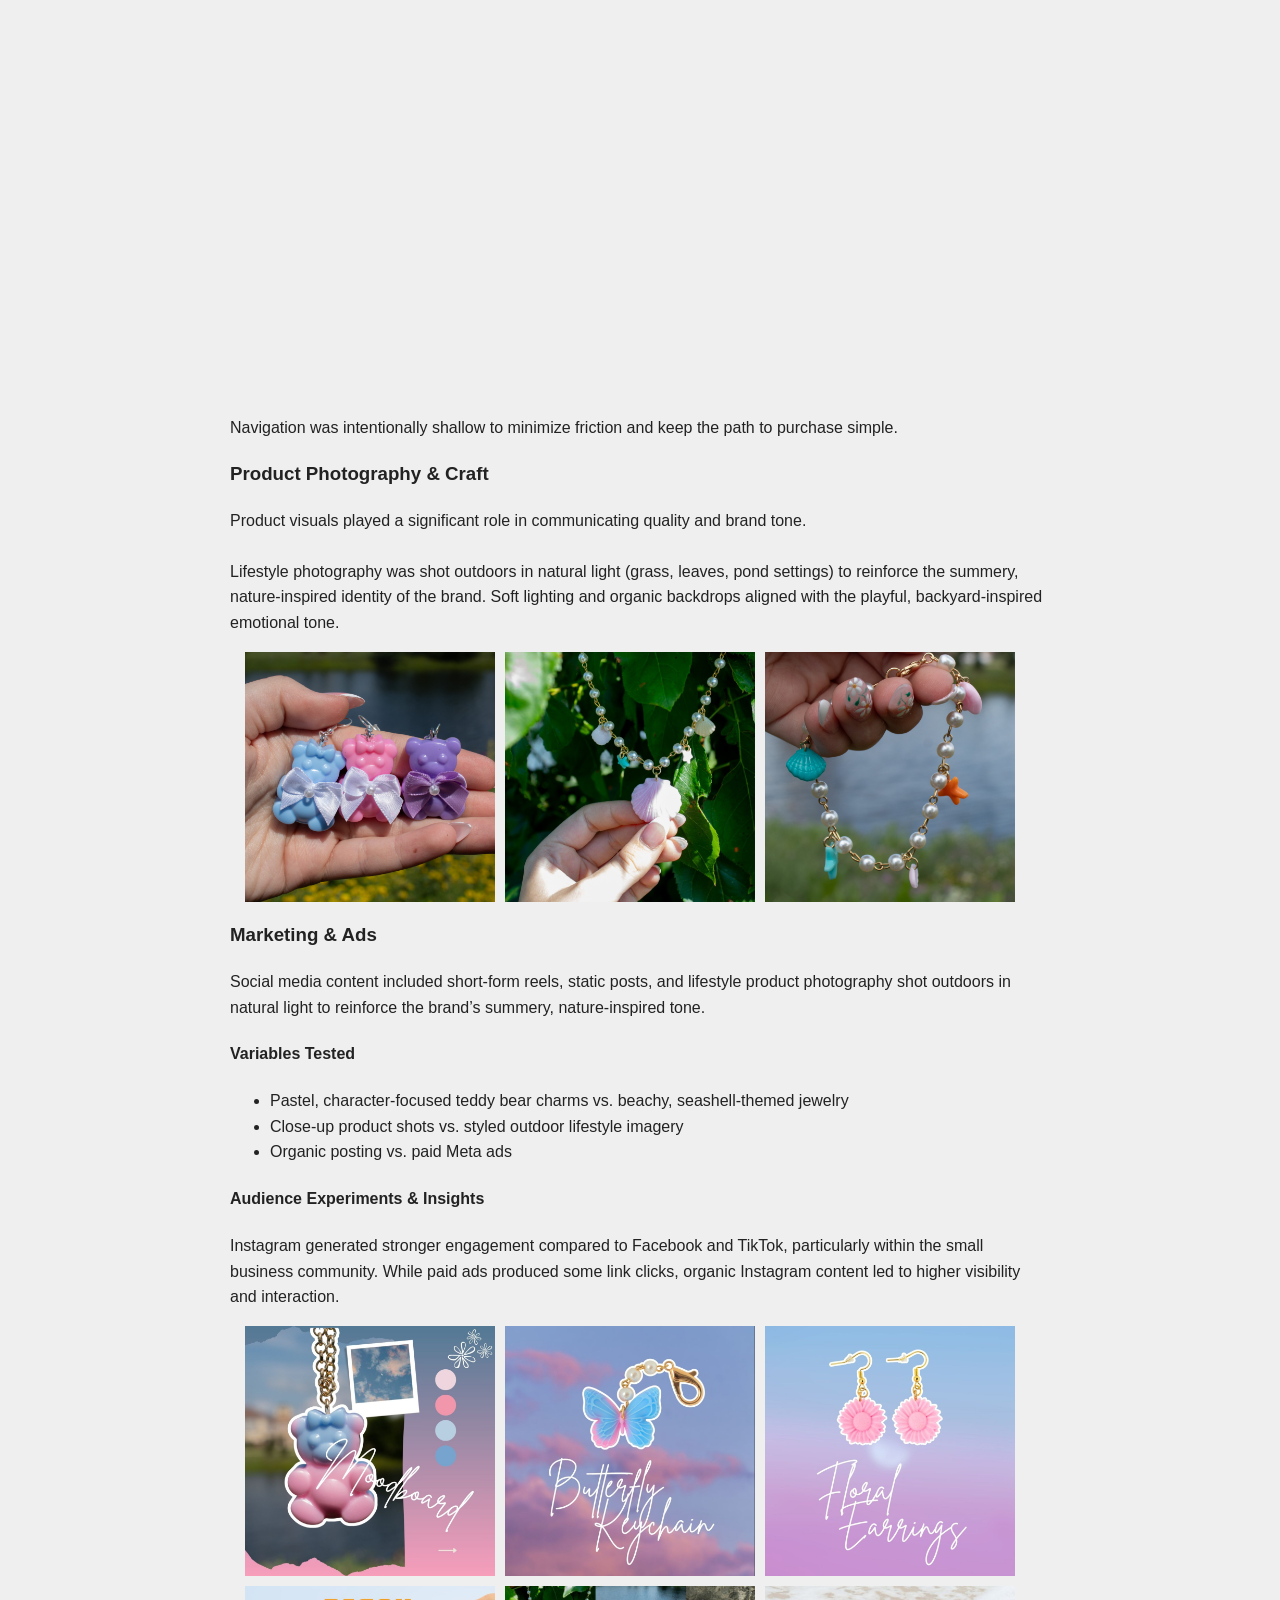
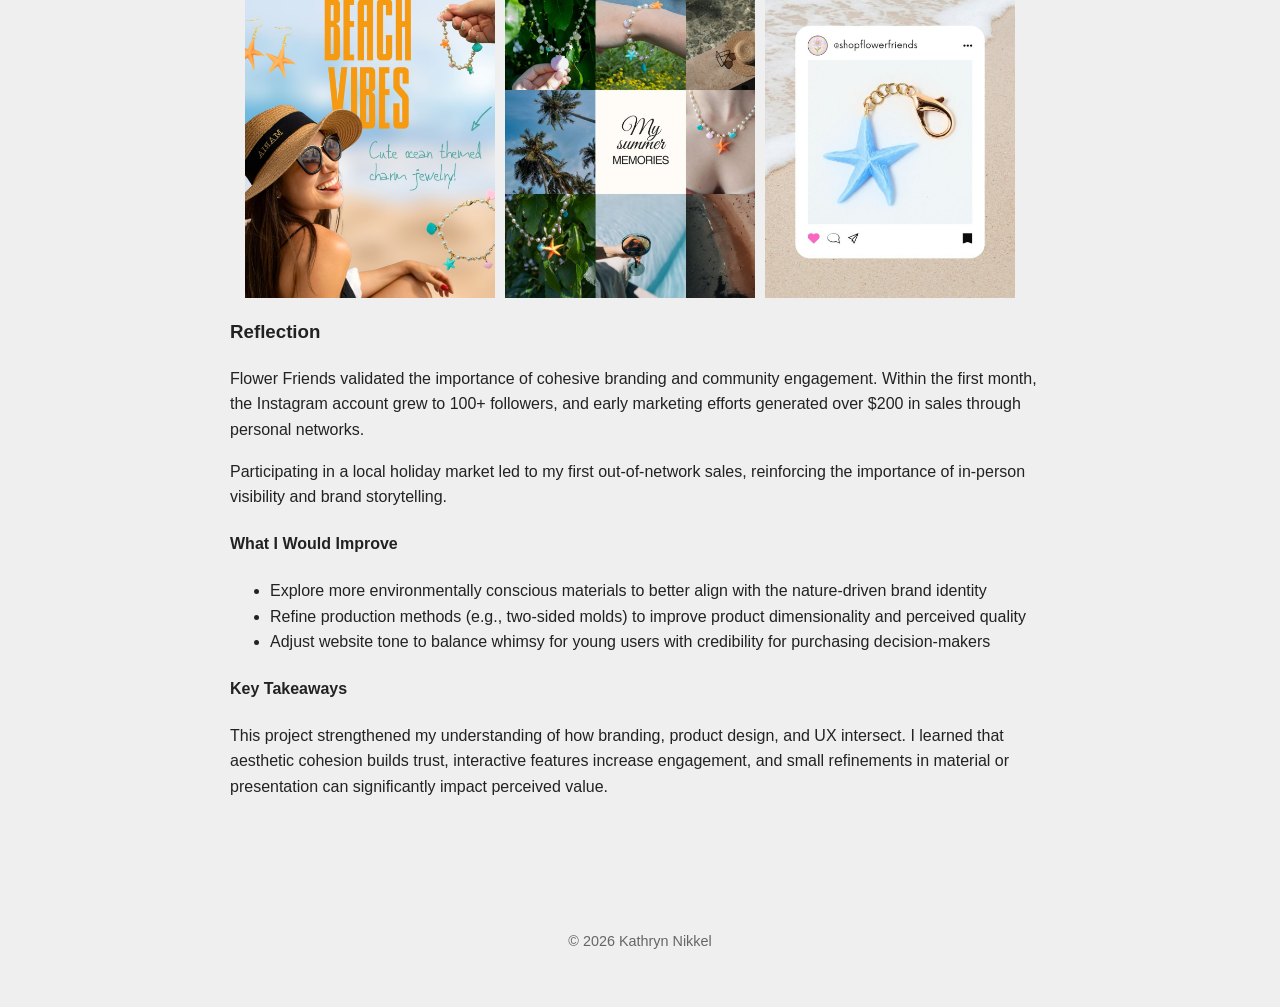
<file: flower-friends.html>
<!DOCTYPE html>
<html lang="en">
<head>
<meta charset="UTF-8">
<title>Flower Friends</title>
<link rel="stylesheet" href="style.css">
</head>
<body id="top">
    <header class="site-header">
    <a href="index.html" class="logo">Kathryn Nikkel</a>
    <nav>
        <a href="index.html">Home</a>
        <a href="projects.html">Projects</a>
        <a href="about.html">About</a>
        <a href="contact.html">Contact</a>
        <a href="resume.html">Resume</a>
    </nav>
    </header>

<main class="project-page">
<h1>Flower Friends</h1>
<h2>Branding, web presence, and social media campaigns for a small creative jewelry business</h2>

<section>
    <img src="images/flower-friends/ff-seven.jpg" class="solo-image">
    <h3>Launch Performance (First 3 Months)</h3>

    <div style="display:flex; gap:60px; flex-wrap:wrap; margin-top:20px;">

  <div style="display:flex; flex-direction:column; align-items:center;">
    <h2 style="margin:0; font-size:36px; color:#222;">$200+</h2>
    <p style="margin:4px 0 0; font-size:14px; color:#555;">Revenue Generated</p>
  </div>

  <div style="display:flex; flex-direction:column; align-items:center;">
    <h2 style="margin:0; font-size:36px; color:#222;">12,170</h2>
    <p style="margin:4px 0 0; font-size:14px; color:#555;">Ad Impressions</p>
  </div>

  <div style="display:flex; flex-direction:column; align-items:center;">
    <h2 style="margin:0; font-size:36px; color:#222;">176</h2>
    <p style="margin:4px 0 0; font-size:14px; color:#555;">Website Clicks</p>
  </div>

</div>
    
    <h3>Overview</h3>

    <p>
        Flower Friends is a whimsical, nature-inspired resin charm jewelry brand that I independently launched and operated. 
        I led the end-to-end development of the business including brand identity, product design, Shopify website creation, 
        product photography, and digital marketing.
    </p>
        
    <p><strong>Role:</strong> Founder, Brand Designer, Product Designer, Web Designer</p>
    <p><strong>Tools:</strong> Adobe Illustrator, Canva, Shopify, Meta Business Suite, Google Merchant Center</p>
</section>

<section class="ff-grid-logos">
    <img src="images/Adobe_Illustrator_CC_icon.svg.png">
    <img src="images/Canva-logo-PNG-large-size.png">
    <img src="images/shopify-logo-png-transparent.png">
    <img src="images/meta_PNG5.png">
    <img src="images/google-icon-logo-symbol-free-png.png">
</section>

<section>
<h3>Problem</h3>

<p>
The handmade charm jewelry market often prioritizes either aesthetic uniqueness (intricate clay designs) or production efficiency (clear resin pieces), but rarely both.
</p>

<p>
Clay-based charms often require individual hand-sculpting, which can limit scalability and lead to product inconsistencies, while resin designs frequently lack playful character-driven forms.
</p>

<p>
<strong>How might I create whimsical animal and nature-themed charms that are visually distinctive, lightweight, and efficient to produce at scale?</strong>
</p>
</section>

<section>
<h3>Research & Inspiration</h3>
<p>Flower Friends was designed for ages 5+ with a focus on playful, nature-inspired charm jewelry. The goal was to create accessories that felt joyful and imaginative while standing out from traditional geometric resin pieces or labor-intensive clay charms.
<br><br>
The visual direction was inspired by kawaii aesthetics, pastel palettes, and summer nature imagery - grass, sunshine, flowers, and open skies. The emotional tone centers on carefree outdoor play and lighthearted creativity.
<br><br>
Because many purchases were made by parents or family members, durability, safety, and price accessibility were key considerations alongside visual appeal. Due to the small size of the charms, the recommended age range was set at 5+, informed by safety research indicating that younger children face a higher risk of choking hazards.
</p>
</section>

<section class="ff-grid">
    <img src="images/flower-friends/IMG_20250522_112330749.jpg">
    <img src="images/flower-friends/IMG_20250522_112253576.jpg">
    <img src="images/flower-friends/IMG_20250522_112320340.jpg">
    <img src="images/flower-friends/image(1).jpg">
    <img src="images/flower-friends/image(2).jpg">
    <img src="images/flower-friends/Jewelry Pics-20.jpg">
</section>

<section>
<p> I began by sketching concepts and sculpting clay prototypes of the designs I wanted to turn into charms. Due to limitations in my clay-forming skills, the early versions required significant refinement. After creating molds and casting resin copies, I realized that hand-painting each charm was time-intensive and difficult to scale. I also struggled to find a primer and sealant that adhered properly to resin and prevented wear over time.
<br><br>
To improve efficiency and durability, I transitioned to silicone molds and incorporated resin dye directly into the casting process. This eliminated the need for extensive hand-painting, streamlined production, and resulted in a more professional and consistent final product.</p>
</section>

<section class="ff-grid">
    <img src="images/flower-friends/mold.jpg">
    <img src="images/flower-friends/IMG_20250716_234149281.jpg">
    <img src="images/flower-friends/New Product Photos-12.jpg">
</section>

<section>
<h3>Brand Identity Development</h3>

<p>The brand identity was built around softness, warmth, and whimsy.</p>

<h4>Logo & Typography</h4>
<p>
The primary logo uses the rounded typeface Bestime to reinforce a playful, child-friendly tone. A lighter sans-serif system font was used on the website to balance personality with readability and usability.
</p>

<h4>Color Palette</h4>
<p>
The palette draws from natural summer elements — grassy greens, warm yellow, and sky blues — creating a cheerful yet gentle visual system that feels bright without being overwhelming.
</p>

<p>
Together, these elements establish a cohesive, whimsical brand that translates consistently across products and digital platforms.
</p>
</section>

<section>
    <img src="images/flower-friends/ff-six.jpg" alt="moodboard with several images of nature. golden sun shining on green grass, a close-up of cornflowers in a field, and an ocean wave. The Flower Friends logo is centered above the color palette which includes two warm shades of green, one light and one dark, a sunny yellow, and two shades of soft blues." class="solo-image">
</section>

<section>
<h3>Website Design (UX)</h3>

<h4>Site Goals</h4>
<p>
The website was designed to support clear product browsing, drive purchases, and encourage email sign-ups.
</p>

<p>
A key feature was the interactive “Design-a-Friend” customization page, allowing users to select colors, accessories, and product formats (earrings, necklace, keychain), adding a playful, engaging element to the shopping experience.
</p>

<h4>Standard Purchase Flow</h4>
<p>Home → Collection → Product Page → Add to Cart → Checkout</p>

<div style="position:relative; padding-bottom:56.25%; height:0; overflow:hidden;">
  <iframe src="https://www.youtube.com/embed/wNkSvFPE20Y" 
          title="Portfolio project demo" 
          frameborder="0" 
          allow="accelerometer; autoplay; clipboard-write; encrypted-media; gyroscope; picture-in-picture" 
          allowfullscreen
          style="position:absolute; top:0; left:0; width:100%; height:100%;">
  </iframe>
</div>

<h4>Customization Flow</h4>
<p>Home → Design-a-Friend → Customize → Add to Cart → Checkout</p>

<div style="position:relative; padding-bottom:56.25%; height:0; overflow:hidden;">
  <iframe src="https://www.youtube.com/embed/sH-G_ZTTzPQ" 
          title="Portfolio project demo" 
          frameborder="0" 
          allow="accelerometer; autoplay; clipboard-write; encrypted-media; gyroscope; picture-in-picture" 
          allowfullscreen
          style="position:absolute; top:0; left:0; width:100%; height:100%;">
  </iframe>
</div>

<p>
Navigation was intentionally shallow to minimize friction and keep the path to purchase simple.
</p>
</section>

<section>
<h3>Product Photography & Craft</h3>
<p>Product visuals played a significant role in communicating quality and brand tone.
<br><br>
Lifestyle photography was shot outdoors in natural light (grass, leaves, pond settings) to reinforce the summery, nature-inspired identity of the brand. Soft lighting and organic backdrops aligned with the playful, backyard-inspired emotional tone.
</p>
</section>

<section class="ff-grid">
    <img src="images/flower-friends/ff-twelve.jpg">
    <img src="images/flower-friends/ff-seventeen.jpg">
    <img src="images/flower-friends/New Photos + Outdoor-18.jpg">
</section>

<section>
<h3>Marketing & Ads</h3>

<p>
Social media content included short-form reels, static posts, and lifestyle product photography shot outdoors in natural light to reinforce the brand’s summery, nature-inspired tone.
</p>

<h4>Variables Tested</h4>
<ul>
<li>Pastel, character-focused teddy bear charms vs. beachy, seashell-themed jewelry</li>
<li>Close-up product shots vs. styled outdoor lifestyle imagery</li>
<li>Organic posting vs. paid Meta ads</li>
</ul>

<h4>Audience Experiments & Insights</h4>
<p>
Instagram generated stronger engagement compared to Facebook and TikTok, particularly within the small business community. While paid ads produced some link clicks, organic Instagram content led to higher visibility and interaction.
</p>
</section>

<section class="ff-grid">
    <img src="images/flower-friends/ff-one.jpg">
    <img src="images/flower-friends/ff-two.jpg">
    <img src="images/flower-friends/ff-three.jpg">
    <img src="images/flower-friends/Pink Grey Creative Feminine Fashion Quote Instagram Post.jpg">
    <img src="images/flower-friends/ff-twenty-one.jpg">
    <img src="images/flower-friends/USED_@shopflowerfriends.jpg">
</section>

<section>
<h3>Reflection</h3>

<p>
Flower Friends validated the importance of cohesive branding and community engagement. Within the first month, the Instagram account grew to 100+ followers, and early marketing efforts generated over $200 in sales through personal networks.
</p>

<p>
Participating in a local holiday market led to my first out-of-network sales, reinforcing the importance of in-person visibility and brand storytelling.
</p>

<h4>What I Would Improve</h4>
<ul>
<li>Explore more environmentally conscious materials to better align with the nature-driven brand identity</li>
<li>Refine production methods (e.g., two-sided molds) to improve product dimensionality and perceived quality</li>
<li>Adjust website tone to balance whimsy for young users with credibility for purchasing decision-makers</li>
</ul>

<h4>Key Takeaways</h4>
<p>
This project strengthened my understanding of how branding, product design, and UX intersect. I learned that aesthetic cohesion builds trust, interactive features increase engagement, and small refinements in material or presentation can significantly impact perceived value.
</p>
</section>
</main>

<a href="#top" class="back-to-top">↑ Back to Top</a>

<footer>
    <p>© 2026 Kathryn Nikkel</p>
</footer>

</body>


</html>
</file>
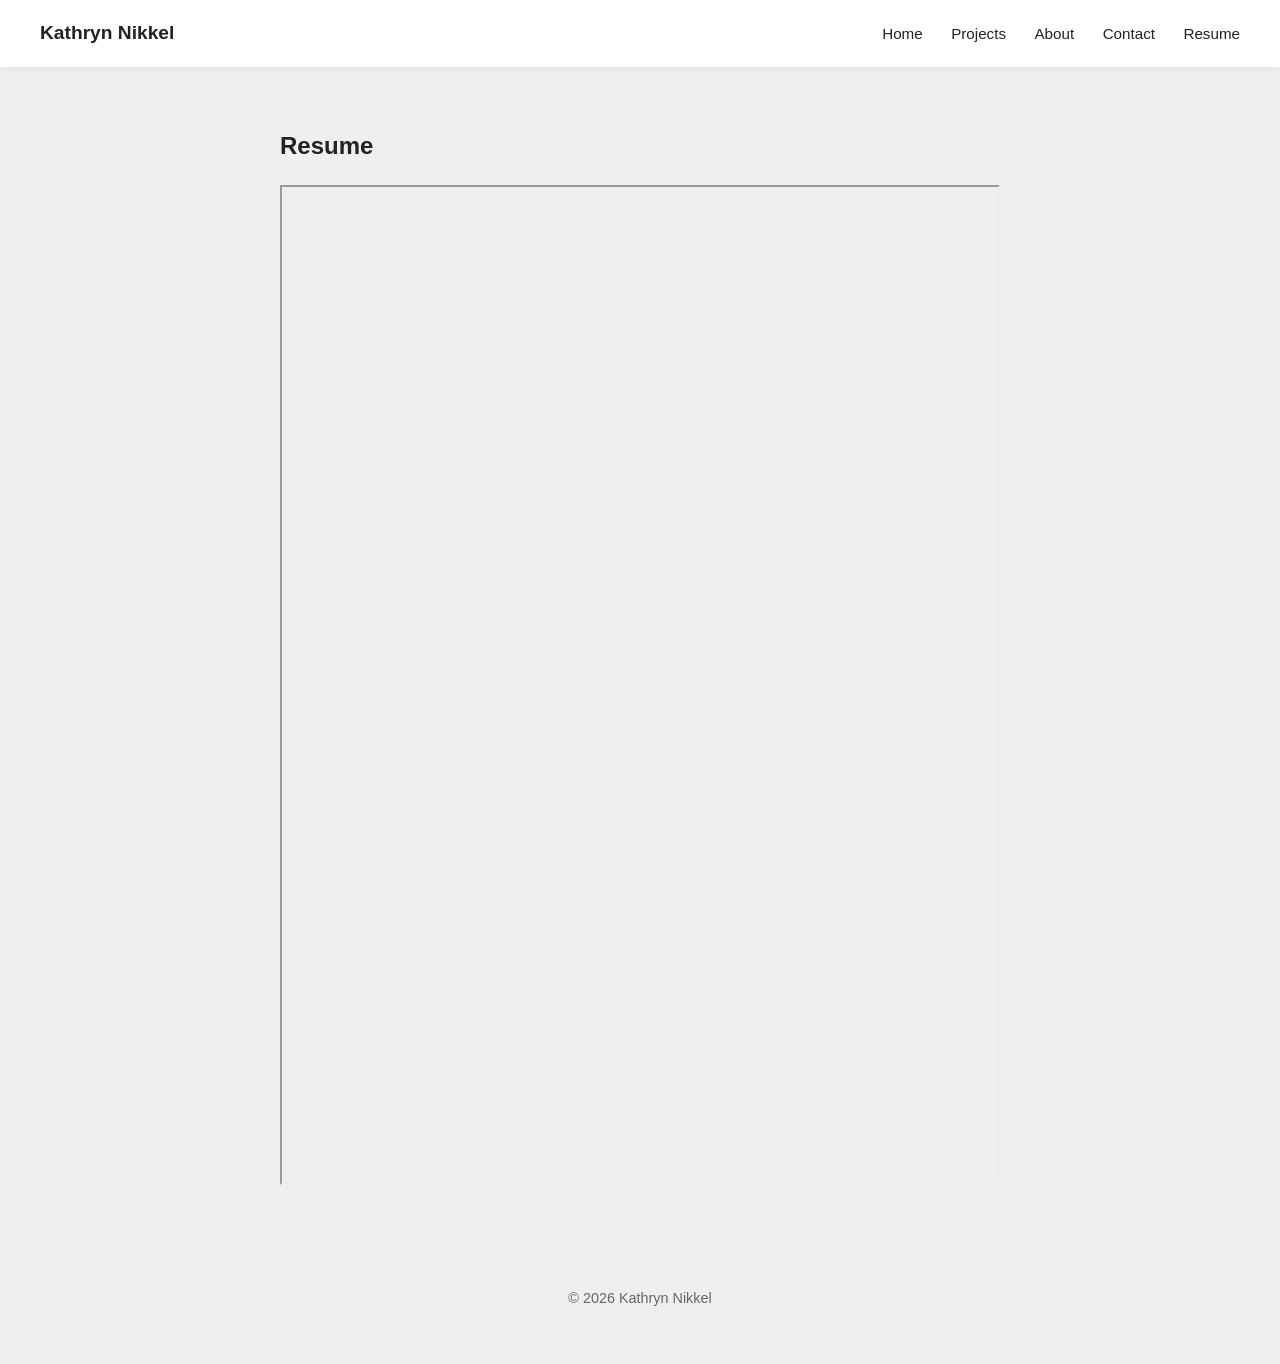
<file: resume.html>
<!DOCTYPE html>
<html lang="en">
<head>
    <meta charset="UTF-8">
    <meta name="viewport" content="width=device-width, initial-scale=1.0">
    <title>Kathryn Nikkel | Resume</title>
    <link rel="stylesheet" href="style.css">
</head>
<body>

    <header class="site-header">
    <a href="index.html" class="logo">Kathryn Nikkel</a>
    <nav>
        <a href="index.html">Home</a>
        <a href="projects.html">Projects</a>
        <a href="about.html">About</a>
        <a href="contact.html">Contact</a>
        <a href="resume.html">Resume</a>
    </nav>
    </header>

    <main>
    <section id="resume" class="text-section">
    <h2>Resume</h2>
    <iframe src="images/nikkel-kat-resume.pdf" width="100%" height="1000px"></iframe>
    </section>
    </main>

    <footer>
        <p>© 2026 Kathryn Nikkel</p>
    </footer>

</body>

</html>
</file>
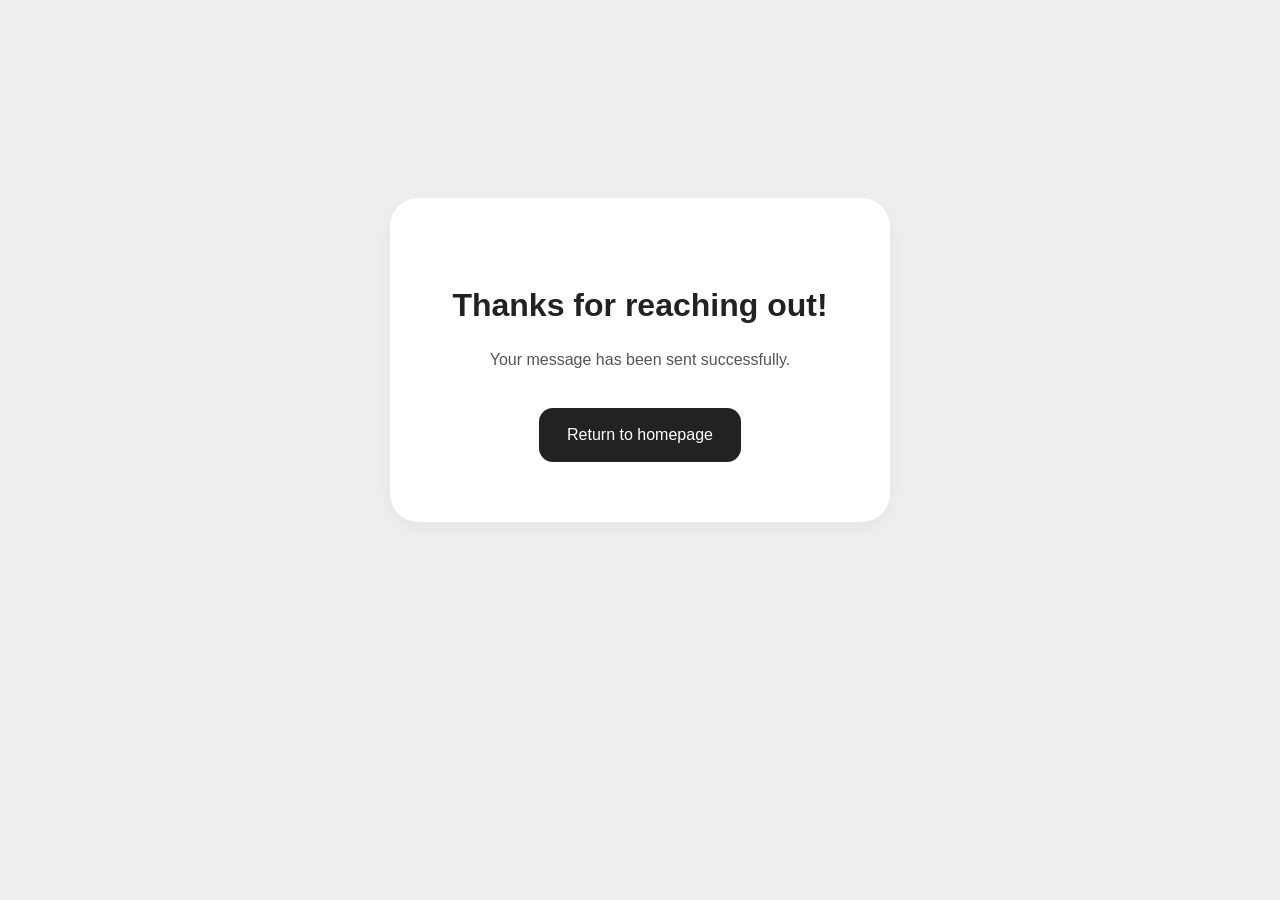
<file: thank-you.html>
<!DOCTYPE html>
<html lang="en">
<head>
    <meta charset="UTF-8">
    <meta name="viewport" content="width=device-width, initial-scale=1.0">
    <title>Confirmation</title>
    <link rel="stylesheet" href="style.css">
</head>
<body>
    <div class="thank-you-container">
        <div class="thank-you-card">
            <h1>Thanks for reaching out!</h1>
            <p>Your message has been sent successfully.</p>
            <a href="index.html" class="back-home-btn">Return to homepage</a>
        </div>
    </div>
</body>

</html>
</file>
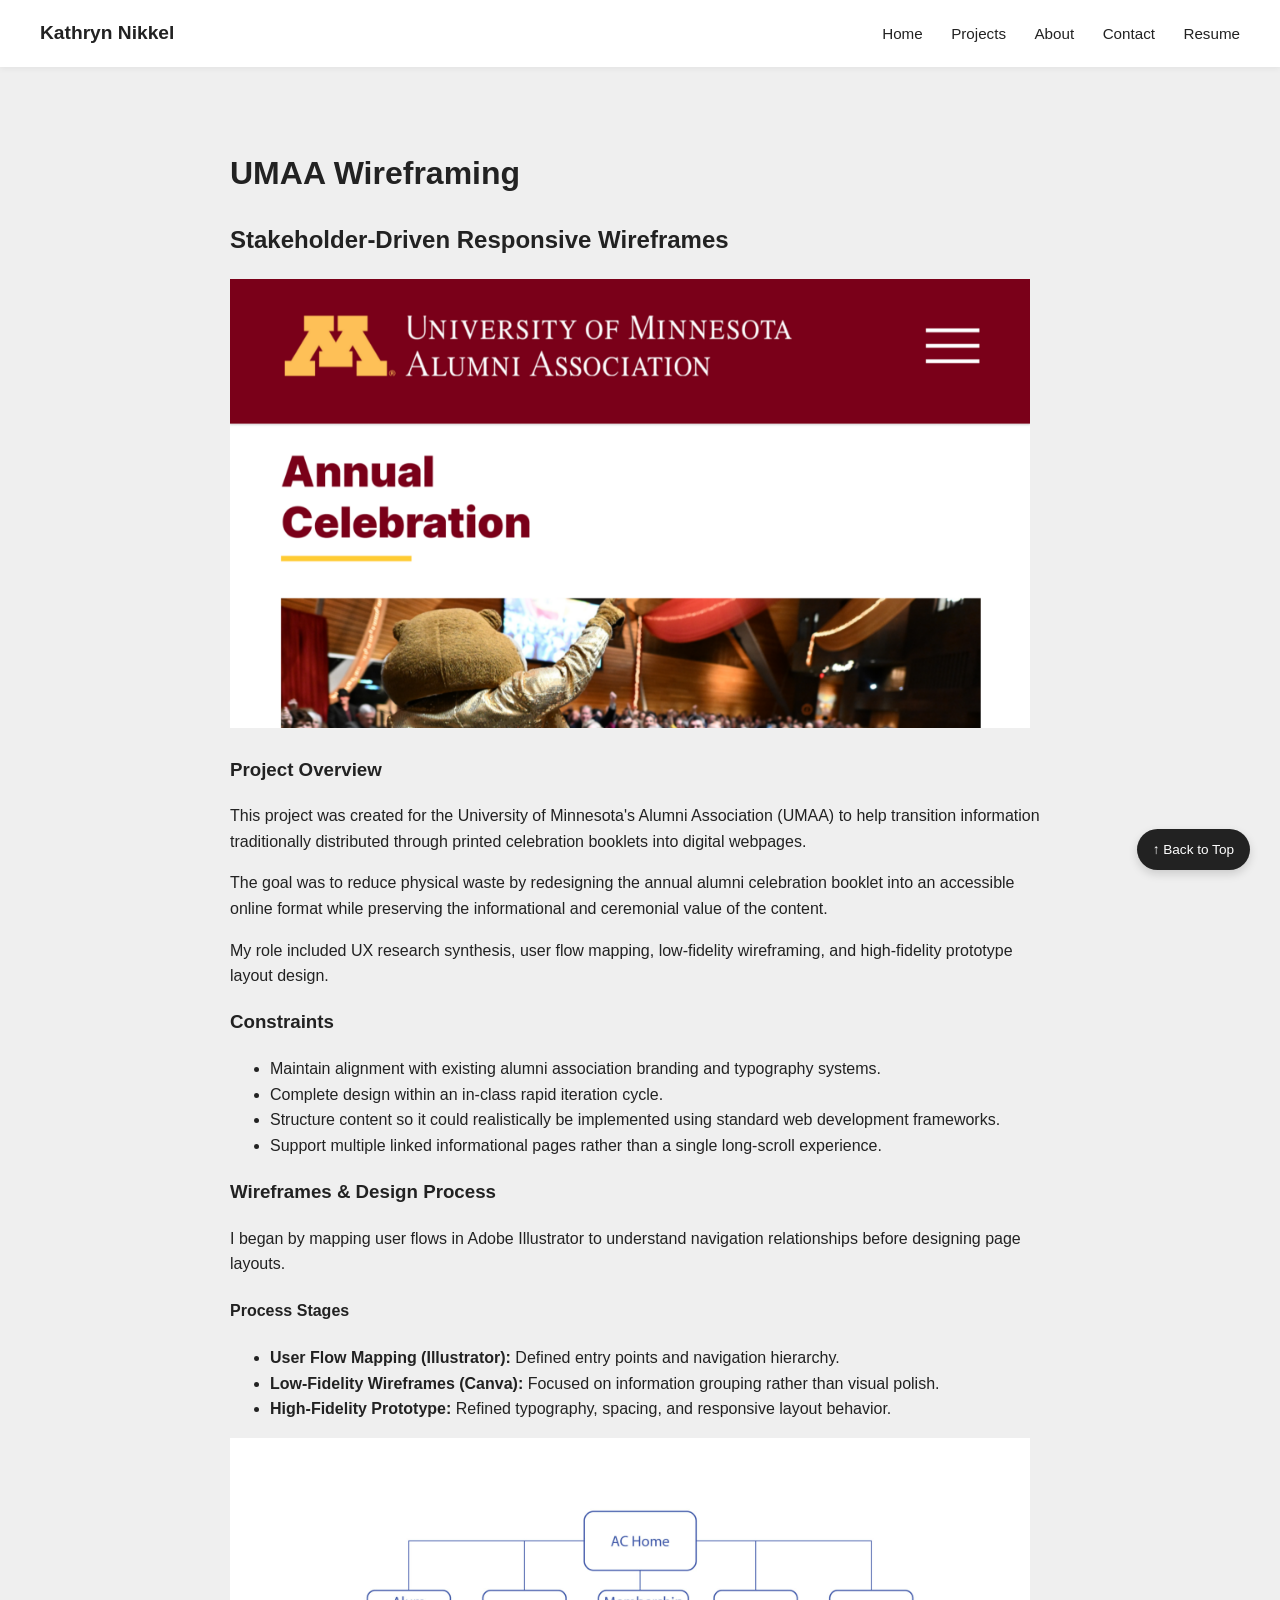
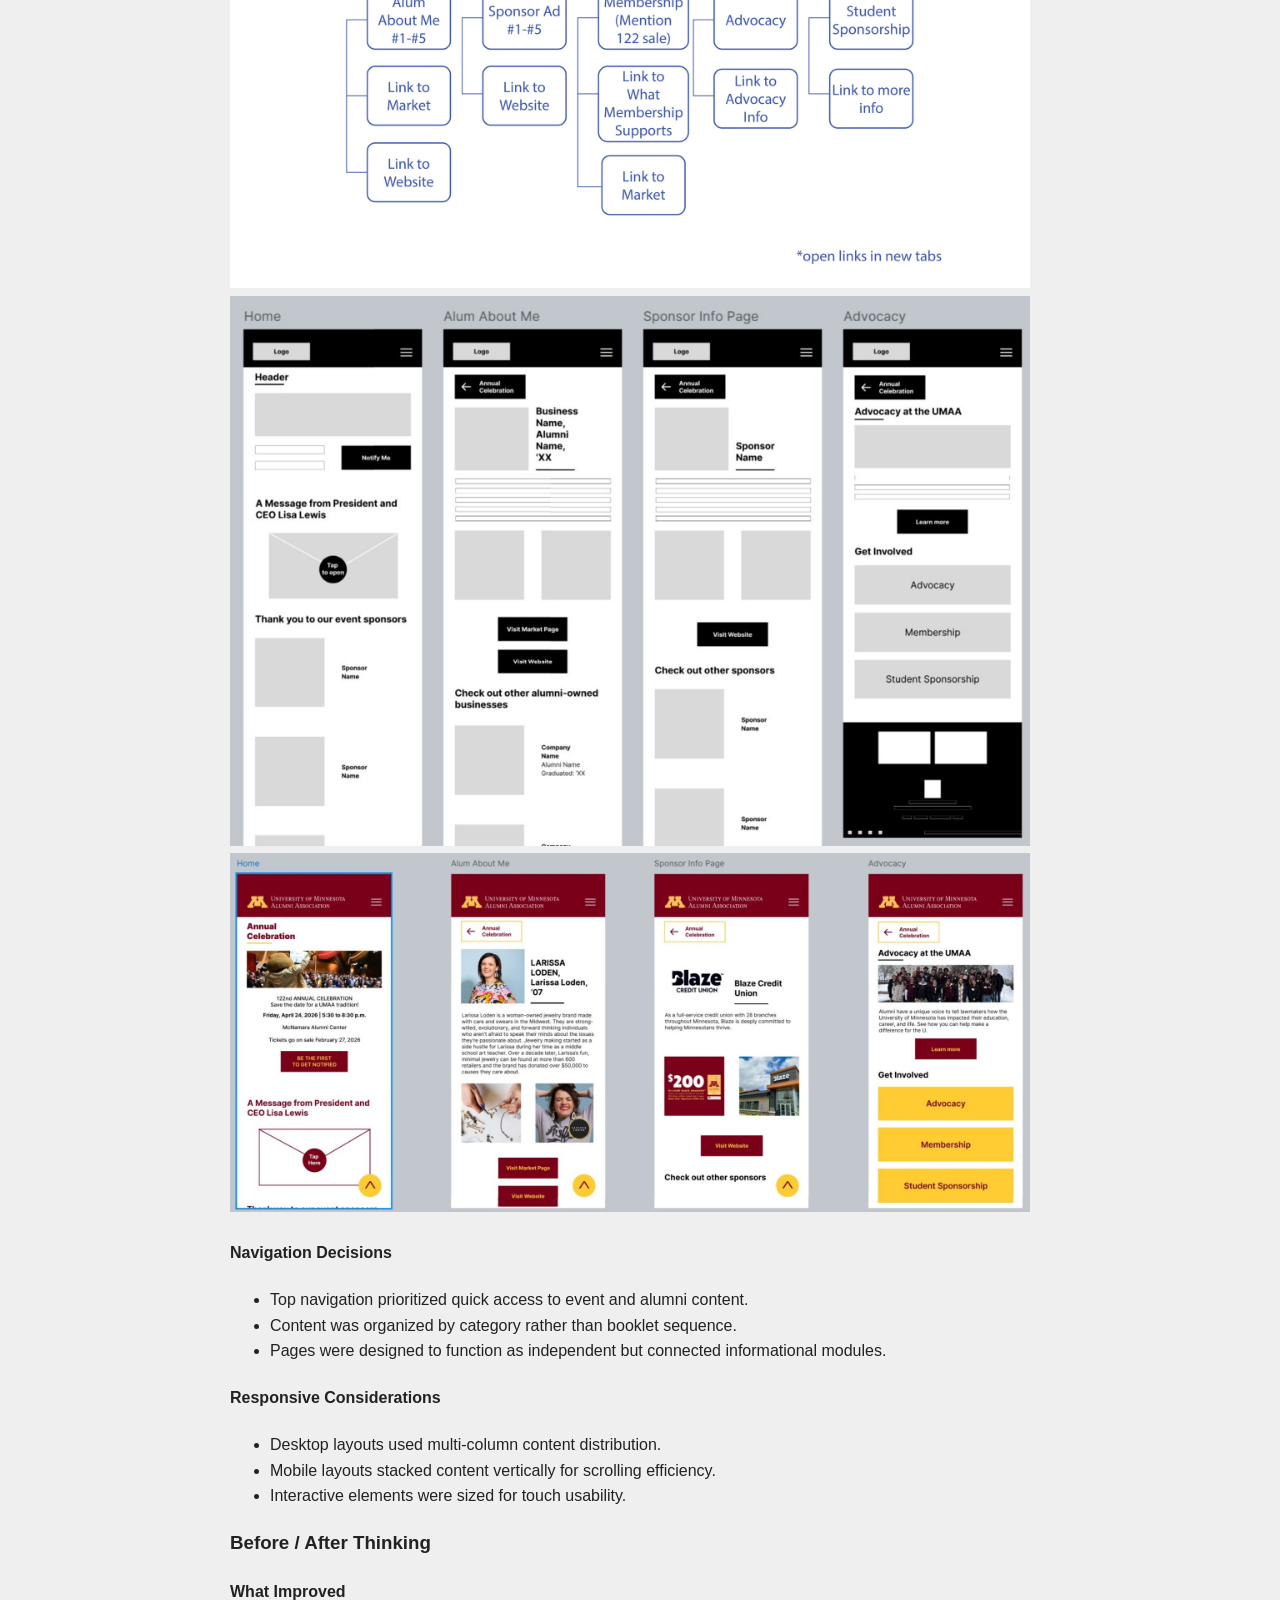
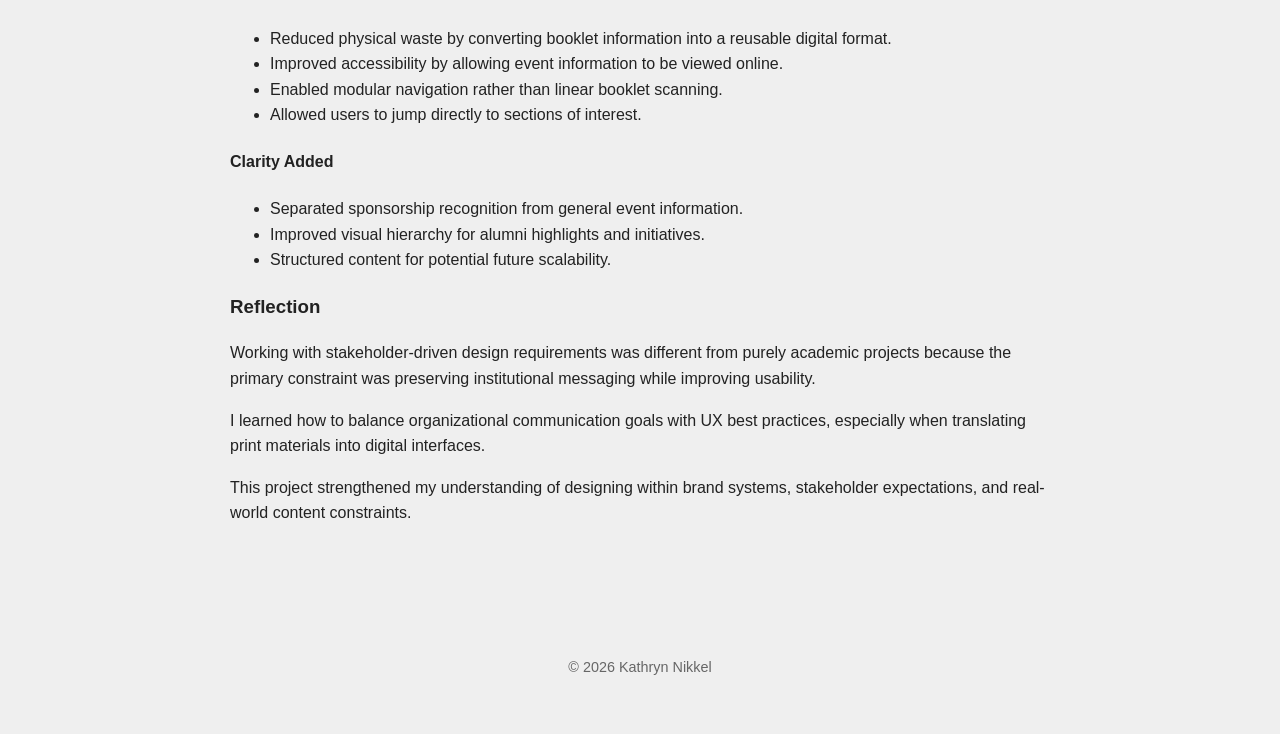
<file: umaa.html>
<!DOCTYPE html>
<html lang="en">
<head>
    <meta charset="UTF-8">
    <meta name="viewport" content="width=device-width, initial-scale=1.0">
    <title>UMAA</title>
    <link rel="stylesheet" href="style.css">
</head>
<body id="top">
    <header class="site-header">
        <a href="index.html" class="logo">Kathryn Nikkel</a>
        <nav>
            <a href="index.html">Home</a>
            <a href="projects.html">Projects</a>
            <a href="about.html">About</a>
            <a href="contact.html">Contact</a>
            <a href="resume.html">Resume</a>
        </nav>
    </header>

    <main class="project-page">
        <h1>UMAA Wireframing</h1>
        <h2>Stakeholder-Driven Responsive Wireframes</h2>

        <img src="images/umaa-wireframing/Home (1).png" class="solo-image">

        <section>
            <h3>Project Overview</h3>

            <p>
                This project was created for the 
                University of Minnesota's Alumni Association (UMAA) to help transition information traditionally distributed through printed celebration booklets into digital webpages.
            </p>

            <p>
                The goal was to reduce physical waste by redesigning the annual alumni celebration booklet into an accessible online format while preserving the informational and ceremonial value of the content.
            </p>

            <p>
                My role included UX research synthesis, user flow mapping, low-fidelity wireframing, and high-fidelity prototype layout design.
            </p>
        </section>

        <section>
            <h3>Constraints</h3>

            <ul>
                <li>Maintain alignment with existing alumni association branding and typography systems.</li>
                <li>Complete design within an in-class rapid iteration cycle.</li>
                <li>Structure content so it could realistically be implemented using standard web development frameworks.</li>
                <li>Support multiple linked informational pages rather than a single long-scroll experience.</li>
            </ul>
        </section>

        <section>
            <h3>Wireframes & Design Process</h3>

            <p>
                I began by mapping user flows in Adobe Illustrator to understand navigation relationships before designing page layouts.
            </p>

            <h4>Process Stages</h4>
            <ul>
                <li><strong>User Flow Mapping (Illustrator):</strong> Defined entry points and navigation hierarchy.</li>
                <li><strong>Low-Fidelity Wireframes (Canva):</strong> Focused on information grouping rather than visual polish.</li>
                <li><strong>High-Fidelity Prototype:</strong> Refined typography, spacing, and responsive layout behavior.</li>
            </ul>

            <img src="images/umaa-wireframing/User Flow.jpg" class="solo-image">
            <img src="images/umaa-wireframing/lo-fi.jpg" class="solo-image">
            <img src="images/umaa-wireframing/hi-fi.jpg" class="solo-image">

            <h4>Navigation Decisions</h4>
            <ul>
                <li>Top navigation prioritized quick access to event and alumni content.</li>
                <li>Content was organized by category rather than booklet sequence.</li>
                <li>Pages were designed to function as independent but connected informational modules.</li>
            </ul>

            <h4>Responsive Considerations</h4>
            <ul>
                <li>Desktop layouts used multi-column content distribution.</li>
                <li>Mobile layouts stacked content vertically for scrolling efficiency.</li>
                <li>Interactive elements were sized for touch usability.</li>
            </ul>
        </section>

        <section>
            <h3>Before / After Thinking</h3>

            <h4>What Improved</h4>
            <ul>
                <li>Reduced physical waste by converting booklet information into a reusable digital format.</li>
                <li>Improved accessibility by allowing event information to be viewed online.</li>
                <li>Enabled modular navigation rather than linear booklet scanning.</li>
                <li>Allowed users to jump directly to sections of interest.</li>
            </ul>

            <h4>Clarity Added</h4>
            <ul>
                <li>Separated sponsorship recognition from general event information.</li>
                <li>Improved visual hierarchy for alumni highlights and initiatives.</li>
                <li>Structured content for potential future scalability.</li>
            </ul>
        </section>

        <section>
            <h3>Reflection</h3>

            <p>
                Working with stakeholder-driven design requirements was different from purely academic projects because the primary constraint was preserving institutional messaging while improving usability.
            </p>

            <p>
                I learned how to balance organizational communication goals with UX best practices, especially when translating print materials into digital interfaces.
            </p>

            <p>
                This project strengthened my understanding of designing within brand systems, stakeholder expectations, and real-world content constraints.
            </p>
        </section>

    </main>

    <a href="#top" class="back-to-top">↑ Back to Top</a>

    <footer>
        <p>© 2026 Kathryn Nikkel</p>
    </footer>

</body>
</html>
</file>
<file: style.css>
* {
    box-sizing: border-box;
}

body {
    margin: 0;
    line-height: 1.6;
    color: #222;
    font-family: -apple-system, BlinkMacSystemFont,
                 "Segoe UI", Roboto,
                 Helvetica, Arial,
                 sans-serif;
    background: #efefef;
}

.site-header {
    display: flex;
    justify-content: space-between;
    align-items: center;
    padding: 18px 40px;
    background: white;
    position: sticky;
    top: 0;
    z-index: 100;
    box-shadow: 0 2px 6px rgba(0,0,0,0.05);
}

.logo {
    font-weight: 600;
    font-size: 1.2rem;
}

a {
    text-decoration: none;
    color: #222;
}

.site-header nav a:hover {
    color: #7a6fa6;
}

nav a {
    margin-left: 24px;
    text-decoration: none;
    color: #222;
    font-size: 0.95rem;
}

.hero {
    padding: 100px 40px 40px;
    text-align: center;
}

.hero h1 {
    font-size: 3rem;
    margin-bottom: 12px;
    color: #222;
}

.projects-grid {
    padding: 60px 20px;
}

.projects-grid h2 {
    text-align: center;
    margin-bottom: 32px;
}

.grid {
    max-width: 950px;
    margin: 0 auto;
    display: grid;
    grid-template-columns: repeat(auto-fit, minmax(360px, 1fr));
    gap: 32px;
}

.project-card {
    background: white;
    border-radius: 26px;
    overflow: hidden;
    text-decoration: none;
    color: inherit;
    box-shadow: 0 4px 16px rgba(0,0,0,0.04);
    transition: all 0.25s ease;
}

.project-card-content {
    padding: 24px;
}

.project-card:hover {
    transform: translateY(-6px);
    box-shadow:
        0 12px 32px rgba(0,0,0,0.06),
        0 0 0 1px var(--accent);
}

.text-section {
    padding: 40px;
    max-width: 800px;
    margin: auto;
}

.solo-image {
    max-width: 800px;
    margin: 0 auto;
}

.project-page {
    padding: 60px 40px;
    max-width: 900px;
    margin: auto;
}

footer {
    text-align: center;
    padding: 40px;
    font-size: 0.9rem;
    color: #666;
}

.contact-section {
    max-width: 700px;
    margin: auto;
}

.contact-form {
    display: flex;
    flex-direction: column;
    gap: 12px;
    margin-top: 24px;
}

.contact-form input,
.contact-form textarea {
    padding: 12px;
    border-radius: 12px;
    border: 1px solid #ddd;
    font-size: 1rem;
    width: 100%;
    font-family: inherit;
}

.contact-form textarea {
    min-height: 140px;
    resize: vertical;
}

.contact-form button {
    margin-top: 12px;
    padding: 14px;
    border: none;
    border-radius: 14px;
    font-size: 1rem;
    cursor: pointer;
    background: #222;
    color: white;
    transition: opacity 0.2s ease;
}

.contact-form button:hover {
    opacity: 0.85;
}

.contact-fallback {
    margin-top: 32px;
    display: flex;
    flex-direction: column;
    gap: 10px;
}

.contact-fallback a {
    text-decoration: none;
    color: #222;
    font-weight: 500;

}

.thank-you-container {
    min-height: 80vh;
    display: flex;
    justify-content: center;
    align-items: center;
    padding: 40px;
    text-align: center;
}

.thank-you-card {
    background: white;
    padding: 60px 40px;
    border-radius: 28px;
    box-shadow: 0 6px 24px rgba(0,0,0,0.05);
    max-width: 500px;
    width: 100%;
}

.thank-you-card h1 {
    margin-bottom: 16px;
}

.thank-you-card p {
    color: #555;
    margin-bottom: 36px;
}

.back-home-btn {
    display: inline-block;
    text-decoration: none;
    background: #222;
    color: white;
    padding: 14px 28px;
    border-radius: 14px;
    font-weight: 500;
    transition: opacity 0.2s ease;
}

.back-home-btn:hover {
    opacity: 0.85;
}

.ff-grid {
    display: flex;
    max-width: 800px;
    gap: 10px;
    flex-direction: row;
    flex-wrap: wrap;
    justify-content: center;
    align-items: flex-end;
}

.ff-grid img{
    width: 250px;
    max-width: 100%;
    height: auto;
}

.ff-grid-logos {
    display: flex;
    max-width: 800px;
    gap: 30px;
    flex-wrap: wrap;
    justify-content: center;
    align-items: flex-end;
    padding: 20px;
}

.ff-grid-logos img{
    width: 80px;
    height: auto;
    flex: 0 0 auto;
}

video {
  max-width: 100%;
  border-radius: 12px;
}

.back-to-top {
  position: fixed;
  bottom: 30px;
  right: 30px;
  padding: 0.6rem 1rem;
  background-color: #222;
  color: white;
  text-decoration: none;
  border-radius: 50px;
  font-size: 0.85rem;
  box-shadow: 0 4px 10px rgba(0,0,0,0.15);
  transition: all 0.3s ease;
}

.back-to-top:hover {
  background-color: #555;
  transform: translateY(-2px);
}

:root {
    --accent: #a59bc8;
}

.featured-project {
    max-width: 1000px;
    margin: auto;
    padding: 40px 20px 0px;
    text-align: center;
}

.featured-card {
    background: white;
    border-radius: 28px;
    box-shadow: 0 8px 30px rgba(0,0,0,0.05);
    transition: transform 0.25s ease;
    overflow: hidden;
}

.featured-card:hover {
    transform: translateY(-4px);
}

.featured-card img,
.project-thumb {
    width: 100%;
    height: 220px;
    object-fit: cover;
    display: block;
}

.featured-card-content {
    padding: 32px 40px 40px;
}

.fg-grid {
    display: flex;
    max-width: 800px;
    gap: 10px;
    flex-direction: row;
    flex-wrap: wrap;
    justify-content: center;
    align-items: flex-end;
}

.fg-grid img{
    width: 375px;
    max-width: 100%;
    height: auto;
}
</file>
